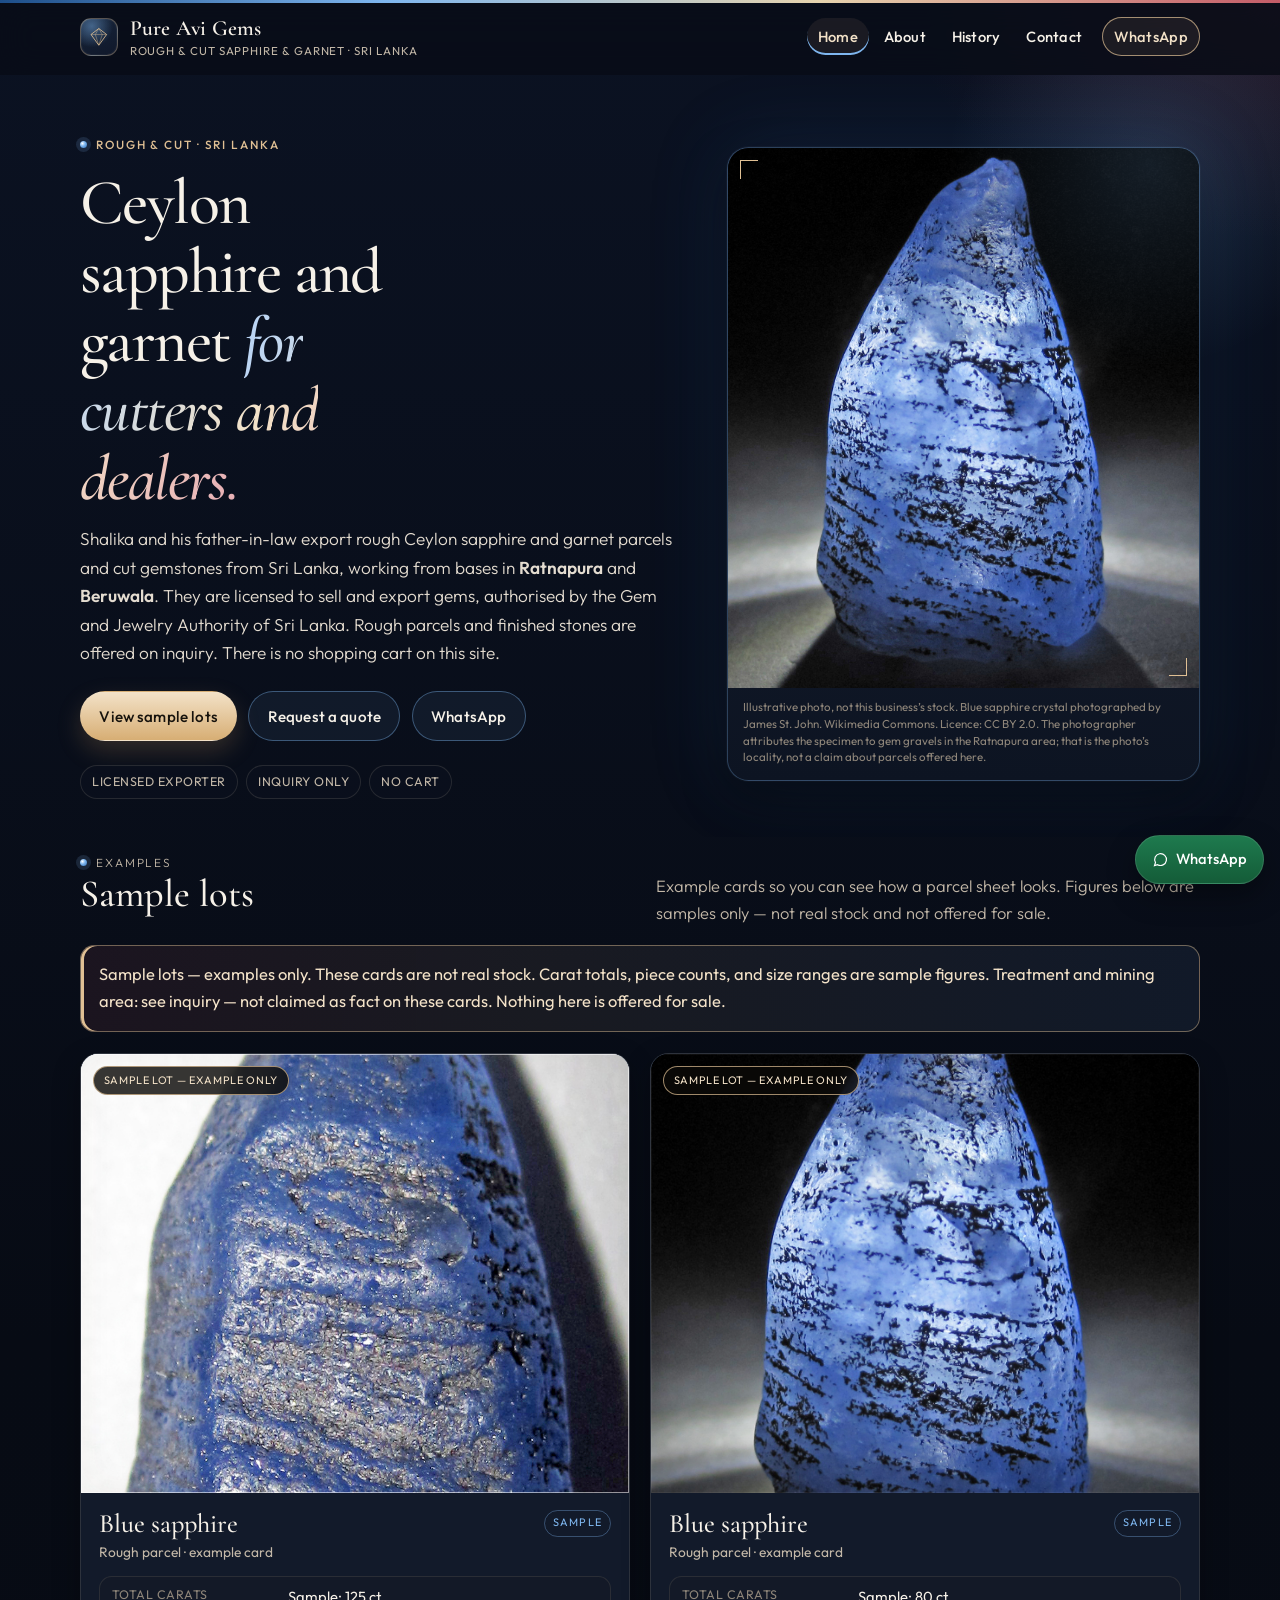
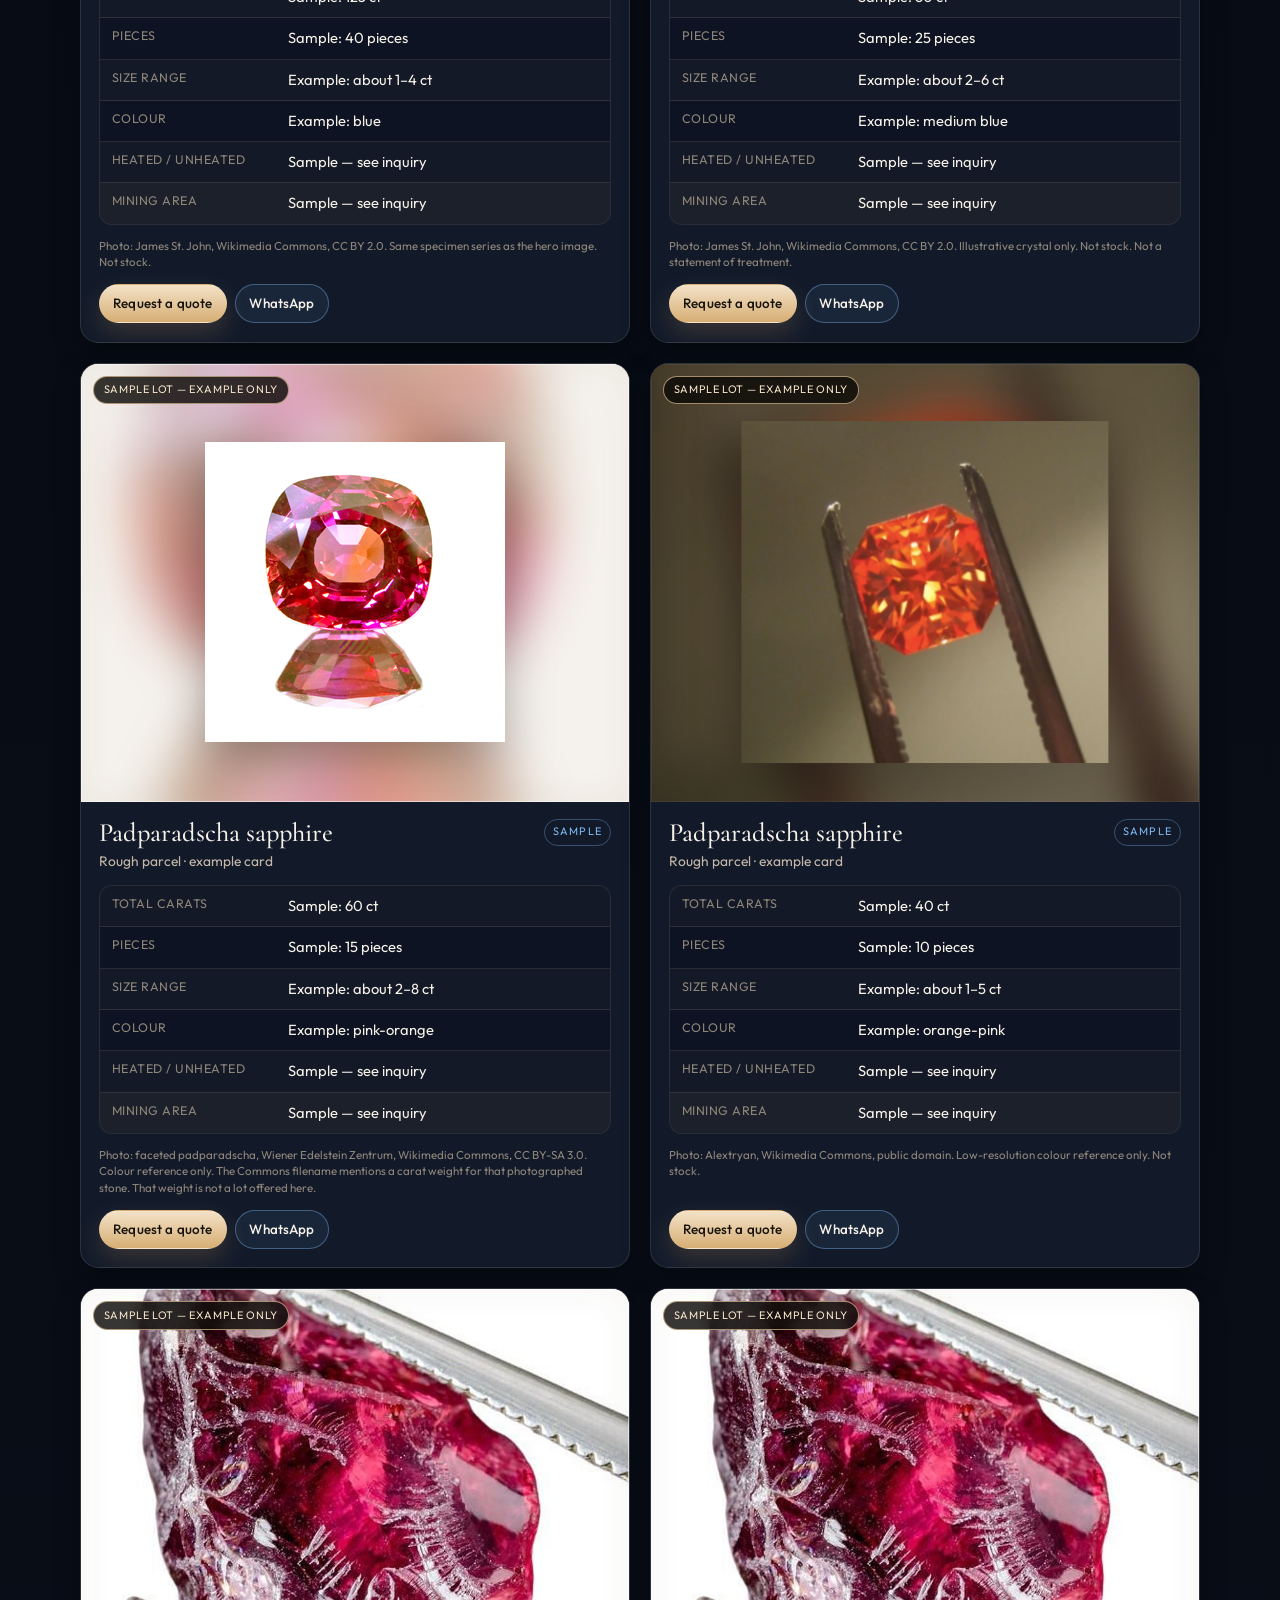
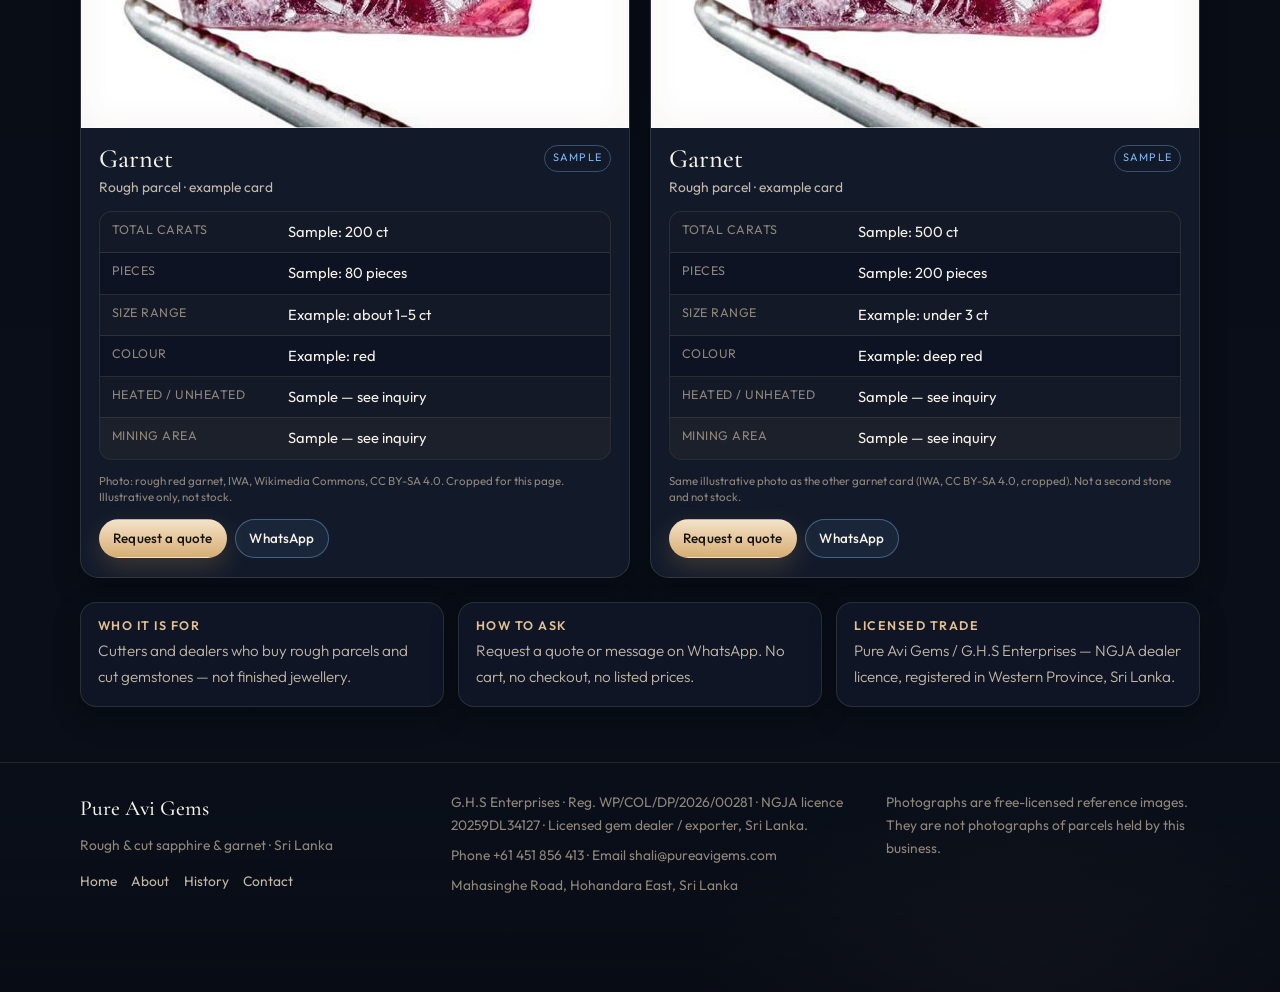
<file: index.html>
<!DOCTYPE html>
<html lang="en">
<head>
  <meta charset="utf-8">
  <meta name="viewport" content="width=device-width, initial-scale=1">
  <title>Pure Avi Gems — Rough and cut Ceylon sapphire and garnet</title>
  <meta name="description" content="Pure Avi Gems — rough and cut Ceylon sapphire and garnet from Sri Lanka, for cutters and dealers. Sample lots shown as examples only.">
  <meta name="theme-color" content="#070b14">
  <link rel="icon" href="favicon.svg" type="image/svg+xml">
  <link rel="stylesheet" href="css/styles.css">
</head>
<body>
  <a class="skip" href="#main">Skip to content</a>
  <header class="site-header">
    <div class="wrap header-bar">
      <a class="brand" href="index.html">
        <span class="mark" aria-hidden="true"><svg viewBox="0 0 36 36" fill="none"><path d="M18 4.2 31 14.2 18 32 5 14.2Z" stroke="currentColor" stroke-width="1.4"/><path d="M5 14.2h26M18 4.2 12.2 14.2 18 32 23.8 14.2Z" stroke="currentColor" stroke-width="0.9" opacity=".75"/></svg></span>
        <span class="brand-text">
          <span class="brand-name">Pure Avi Gems</span>
          <span class="brand-sub">Rough &amp; cut sapphire &amp; garnet · Sri Lanka</span>
        </span>
      </a>
      <button class="nav-toggle" type="button" aria-expanded="false" aria-controls="site-nav">Menu</button>
      <nav id="site-nav" class="site-nav" aria-label="Primary">
        <a href="index.html" aria-current="page">Home</a>
        <a href="about.html">About</a>
        <a href="history.html">History</a>
        <a href="contact.html">Contact</a>
        <a class="nav-wa" href="https://wa.me/61451856413" aria-label="WhatsApp Pure Avi Gems">WhatsApp</a>
      </nav>
    </div>
  </header>

  <main id="main">
    <div class="hero-band">
      <div class="wrap hero">
        <div>
          <p class="eyebrow"><span class="dot" aria-hidden="true"></span> Rough &amp; cut · Sri Lanka</p>
          <h1>Ceylon sapphire and garnet <em>for cutters and dealers.</em></h1>
          <p class="lede">Shalika and his father-in-law export rough Ceylon sapphire and garnet parcels and cut gemstones from Sri Lanka, working from bases in <strong>Ratnapura</strong> and <strong>Beruwala</strong>. They are licensed to sell and export gems, authorised by the Gem and Jewelry Authority of Sri Lanka. Rough parcels and finished stones are offered on inquiry. There is no shopping cart on this site.</p>
          <div class="actions">
            <a class="btn btn-gold" href="#sample-lots">View sample lots</a>
            <a class="btn btn-ghost" href="contact.html#quote">Request a quote</a>
                <a class="btn btn-ghost" href="https://wa.me/61451856413">WhatsApp</a>
          </div>
          <ul class="hero-facts">
            <li>Licensed exporter</li>
            <li>Inquiry only</li>
            <li>No cart</li>
          </ul>
        </div>
        <figure class="hero-frame">
          <div class="hero-photo">
            <img src="images/blue-sapphire.jpg" alt="Backlit rough blue sapphire crystal — Pure Avi Gems illustrative photo, not current stock.">
          </div>
          <figcaption class="photo-credit">Illustrative photo, not this business’s stock. Blue sapphire crystal photographed by James St. John. Wikimedia Commons. Licence: CC BY 2.0. The photographer attributes the specimen to gem gravels in the Ratnapura area; that is the photo’s locality, not a claim about parcels offered here.</figcaption>
        </figure>
      </div>
    </div>

    <section class="section" id="sample-lots">
      <div class="wrap">
        <div class="section-head">
          <div>
            <p class="eyebrow"><span class="dot" aria-hidden="true"></span> Examples</p>
            <h2>Sample lots</h2>
          </div>
          <p>Example cards so you can see how a parcel sheet looks. Figures below are samples only — not real stock and not offered for sale.</p>
        </div>
        <p class="notice">Sample lots — examples only. These cards are not real stock. Carat totals, piece counts, and size ranges are sample figures. Treatment and mining area: see inquiry — not claimed as fact on these cards. Nothing here is offered for sale.</p>

        <div class="lot-grid">
          <article class="lot tone-sapphire" id="lot-blue-1">
            <div class="stage stage-light">
              <span class="stage-blur" style="background-image:url('images/blue-sapphire-2.jpg')" aria-hidden="true"></span>
              <span class="badge">Sample lot — example only</span>
              <img src="images/blue-sapphire-2.jpg" alt="Rough blue sapphire crystal on a light background. Example photo, not a parcel for sale.">
            </div>
            <div class="lot-body">
              <div class="sheet-head">
                <div>
                  <h3>Blue sapphire</h3>
                  <p class="lot-kind">Rough parcel · example card</p>
                </div>
                <span class="sheet-tag">Sample</span>
              </div>
              <dl class="spec">
                <dt>Total carats</dt><dd>Sample: 125 ct</dd>
                <dt>Pieces</dt><dd>Sample: 40 pieces</dd>
                <dt>Size range</dt><dd>Example: about 1–4 ct</dd>
                <dt>Colour</dt><dd>Example: blue</dd>
                <dt class="key">Heated / unheated</dt><dd class="key">Sample — see inquiry</dd>
                <dt class="key">Mining area</dt><dd class="key">Sample — see inquiry</dd>
              </dl>
              <p class="photo-credit">Photo: James St. John, Wikimedia Commons, CC BY 2.0. Same specimen series as the hero image. Not stock.</p>
              <div class="lot-actions">
                <a class="btn btn-gold btn-small" href="contact.html#quote">Request a quote</a>
                        <a class="btn btn-ghost btn-small" href="https://wa.me/61451856413">WhatsApp</a>
              </div>
            </div>
          </article>

          <article class="lot tone-sapphire" id="lot-blue-2">
            <div class="stage">
              <span class="stage-blur" style="background-image:url('images/blue-sapphire.jpg')" aria-hidden="true"></span>
              <span class="badge">Sample lot — example only</span>
              <img src="images/blue-sapphire.jpg" alt="Backlit rough blue sapphire. Example photo, not a parcel for sale.">
            </div>
            <div class="lot-body">
              <div class="sheet-head">
                <div>
                  <h3>Blue sapphire</h3>
                  <p class="lot-kind">Rough parcel · example card</p>
                </div>
                <span class="sheet-tag">Sample</span>
              </div>
              <dl class="spec">
                <dt>Total carats</dt><dd>Sample: 80 ct</dd>
                <dt>Pieces</dt><dd>Sample: 25 pieces</dd>
                <dt>Size range</dt><dd>Example: about 2–6 ct</dd>
                <dt>Colour</dt><dd>Example: medium blue</dd>
                <dt class="key">Heated / unheated</dt><dd class="key">Sample — see inquiry</dd>
                <dt class="key">Mining area</dt><dd class="key">Sample — see inquiry</dd>
              </dl>
              <p class="photo-credit">Photo: James St. John, Wikimedia Commons, CC BY 2.0. Illustrative crystal only. Not stock. Not a statement of treatment.</p>
              <div class="lot-actions">
                <a class="btn btn-gold btn-small" href="contact.html#quote">Request a quote</a>
                        <a class="btn btn-ghost btn-small" href="https://wa.me/61451856413">WhatsApp</a>
              </div>
            </div>
          </article>

          <article class="lot tone-pad" id="lot-pad-1">
            <div class="stage stage-light is-small">
              <span class="stage-blur" style="background-image:url('images/padparadscha.jpg')" aria-hidden="true"></span>
              <span class="badge">Sample lot — example only</span>
              <img src="images/padparadscha.jpg" alt="Faceted pink-orange padparadscha sapphire on a white background. Colour reference only, not stock.">
            </div>
            <div class="lot-body">
              <div class="sheet-head">
                <div>
                  <h3>Padparadscha sapphire</h3>
                  <p class="lot-kind">Rough parcel · example card</p>
                </div>
                <span class="sheet-tag">Sample</span>
              </div>
              <dl class="spec">
                <dt>Total carats</dt><dd>Sample: 60 ct</dd>
                <dt>Pieces</dt><dd>Sample: 15 pieces</dd>
                <dt>Size range</dt><dd>Example: about 2–8 ct</dd>
                <dt>Colour</dt><dd>Example: pink-orange</dd>
                <dt class="key">Heated / unheated</dt><dd class="key">Sample — see inquiry</dd>
                <dt class="key">Mining area</dt><dd class="key">Sample — see inquiry</dd>
              </dl>
              <p class="photo-credit">Photo: faceted padparadscha, Wiener Edelstein Zentrum, Wikimedia Commons, CC BY-SA 3.0. Colour reference only. The Commons filename mentions a carat weight for that photographed stone. That weight is not a lot offered here.</p>
              <div class="lot-actions">
                <a class="btn btn-gold btn-small" href="contact.html#quote">Request a quote</a>
                        <a class="btn btn-ghost btn-small" href="https://wa.me/61451856413">WhatsApp</a>
              </div>
            </div>
          </article>

          <article class="lot tone-pad" id="lot-pad-2">
            <div class="stage is-small">
              <span class="stage-blur" style="background-image:url('images/padparadscha-2.jpg')" aria-hidden="true"></span>
              <span class="badge">Sample lot — example only</span>
              <img src="images/padparadscha-2.jpg" alt="Small faceted orange-pink stone described by the photographer as padparadscha. Example only, not stock.">
            </div>
            <div class="lot-body">
              <div class="sheet-head">
                <div>
                  <h3>Padparadscha sapphire</h3>
                  <p class="lot-kind">Rough parcel · example card</p>
                </div>
                <span class="sheet-tag">Sample</span>
              </div>
              <dl class="spec">
                <dt>Total carats</dt><dd>Sample: 40 ct</dd>
                <dt>Pieces</dt><dd>Sample: 10 pieces</dd>
                <dt>Size range</dt><dd>Example: about 1–5 ct</dd>
                <dt>Colour</dt><dd>Example: orange-pink</dd>
                <dt class="key">Heated / unheated</dt><dd class="key">Sample — see inquiry</dd>
                <dt class="key">Mining area</dt><dd class="key">Sample — see inquiry</dd>
              </dl>
              <p class="photo-credit">Photo: Alextryan, Wikimedia Commons, public domain. Low-resolution colour reference only. Not stock.</p>
              <div class="lot-actions">
                <a class="btn btn-gold btn-small" href="contact.html#quote">Request a quote</a>
                        <a class="btn btn-ghost btn-small" href="https://wa.me/61451856413">WhatsApp</a>
              </div>
            </div>
          </article>

          <article class="lot tone-garnet" id="lot-garnet-1">
            <div class="stage stage-light">
              <span class="stage-blur" style="background-image:url('images/garnet.jpg')" aria-hidden="true"></span>
              <span class="badge">Sample lot — example only</span>
              <img src="images/garnet.jpg" alt="Rough red garnet held in tweezers. Example photo, not a parcel for sale.">
            </div>
            <div class="lot-body">
              <div class="sheet-head">
                <div>
                  <h3>Garnet</h3>
                  <p class="lot-kind">Rough parcel · example card</p>
                </div>
                <span class="sheet-tag">Sample</span>
              </div>
              <dl class="spec">
                <dt>Total carats</dt><dd>Sample: 200 ct</dd>
                <dt>Pieces</dt><dd>Sample: 80 pieces</dd>
                <dt>Size range</dt><dd>Example: about 1–5 ct</dd>
                <dt>Colour</dt><dd>Example: red</dd>
                <dt class="key">Heated / unheated</dt><dd class="key">Sample — see inquiry</dd>
                <dt class="key">Mining area</dt><dd class="key">Sample — see inquiry</dd>
              </dl>
              <p class="photo-credit">Photo: rough red garnet, IWA, Wikimedia Commons, CC BY-SA 4.0. Cropped for this page. Illustrative only, not stock.</p>
              <div class="lot-actions">
                <a class="btn btn-gold btn-small" href="contact.html#quote">Request a quote</a>
                        <a class="btn btn-ghost btn-small" href="https://wa.me/61451856413">WhatsApp</a>
              </div>
            </div>
          </article>

          <article class="lot tone-garnet" id="lot-garnet-2">
            <div class="stage stage-light">
              <span class="stage-blur" style="background-image:url('images/garnet.jpg')" aria-hidden="true"></span>
              <span class="badge">Sample lot — example only</span>
              <img src="images/garnet.jpg" alt="The same rough red garnet photo, reused on a second example card. Not a second parcel.">
            </div>
            <div class="lot-body">
              <div class="sheet-head">
                <div>
                  <h3>Garnet</h3>
                  <p class="lot-kind">Rough parcel · example card</p>
                </div>
                <span class="sheet-tag">Sample</span>
              </div>
              <dl class="spec">
                <dt>Total carats</dt><dd>Sample: 500 ct</dd>
                <dt>Pieces</dt><dd>Sample: 200 pieces</dd>
                <dt>Size range</dt><dd>Example: under 3 ct</dd>
                <dt>Colour</dt><dd>Example: deep red</dd>
                <dt class="key">Heated / unheated</dt><dd class="key">Sample — see inquiry</dd>
                <dt class="key">Mining area</dt><dd class="key">Sample — see inquiry</dd>
              </dl>
              <p class="photo-credit">Same illustrative photo as the other garnet card (IWA, CC BY-SA 4.0, cropped). Not a second stone and not stock.</p>
              <div class="lot-actions">
                <a class="btn btn-gold btn-small" href="contact.html#quote">Request a quote</a>
                        <a class="btn btn-ghost btn-small" href="https://wa.me/61451856413">WhatsApp</a>
              </div>
            </div>
          </article>
        </div>

        <div class="points">
          <div class="point">
            <h3>Who it is for</h3>
            <p>Cutters and dealers who buy rough parcels and cut gemstones — not finished jewellery.</p>
          </div>
          <div class="point">
            <h3>How to ask</h3>
            <p>Request a quote or message on WhatsApp. No cart, no checkout, no listed prices.</p>
          </div>
          <div class="point">
            <h3>Licensed trade</h3>
            <p>Pure Avi Gems / G.H.S Enterprises — NGJA dealer licence, registered in Western Province, Sri Lanka.</p>
          </div>
        </div>
      </div>
    </section>
  </main>

  <footer class="site-footer">
    <div class="wrap footer-grid">
      <div>
        <p class="footer-brand">Pure Avi Gems</p>
        <p>Rough &amp; cut sapphire &amp; garnet · Sri Lanka</p>
        <nav class="footer-nav" aria-label="Footer">
          <a href="index.html">Home</a>
          <a href="about.html">About</a>
          <a href="history.html">History</a>
          <a href="contact.html">Contact</a>
        </nav>
      </div>
      <div>
        <p>G.H.S Enterprises · Reg. WP/COL/DP/2026/00281 · NGJA licence 20259DL34127 · Licensed gem dealer / exporter, Sri Lanka.</p>
        <p>Phone +61 451 856 413 · Email shali@pureavigems.com</p>
        <p>Mahasinghe Road, Hohandara East, Sri Lanka</p>
      </div>
      <div>
        <p>Photographs are free-licensed reference images. They are not photographs of parcels held by this business.</p>
      </div>
    </div>
  </footer>

  <a class="wa-float" href="https://wa.me/61451856413" aria-label="WhatsApp Pure Avi Gems"><svg viewBox="0 0 24 24" aria-hidden="true" fill="none" stroke="currentColor" stroke-width="1.7"><path d="M5 16.5 3.6 20.8l4.4-1.3A8.4 8.4 0 1 0 5 16.5Z"/></svg>WhatsApp</a>
  <script src="js/main.js"></script>
</body>
</html>
</file>
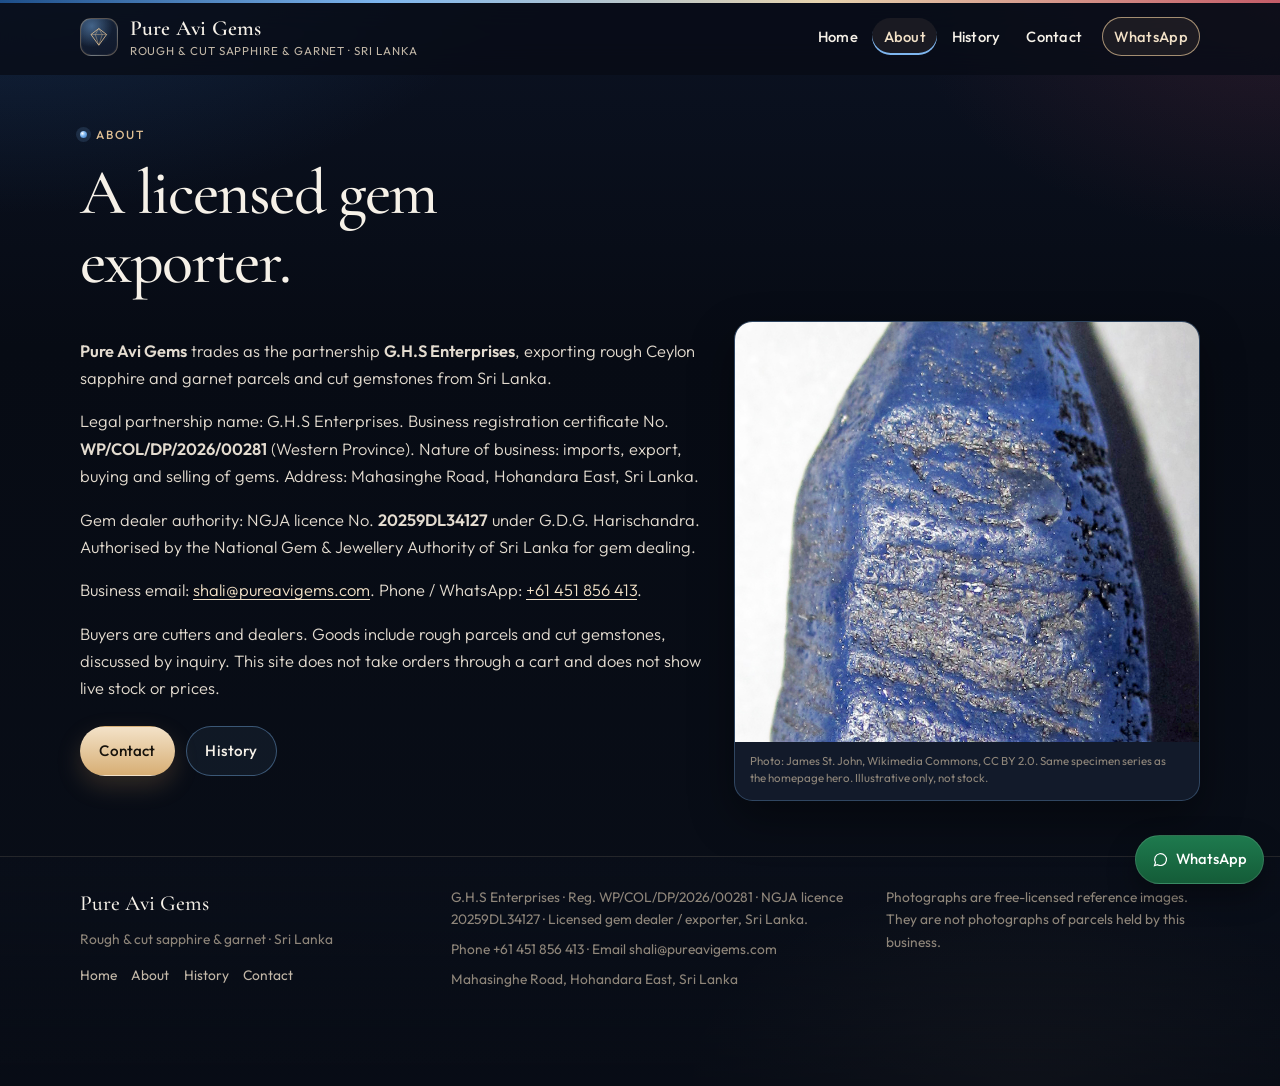
<file: about.html>
<!DOCTYPE html>
<html lang="en">
<head>
  <meta charset="utf-8">
  <meta name="viewport" content="width=device-width, initial-scale=1">
  <title>About — Pure Avi Gems</title>
  <meta name="description" content="Pure Avi Gems / G.H.S Enterprises — licensed exporter of rough and cut Ceylon sapphire and garnet from Hohandara East, Sri Lanka.">
  <meta name="theme-color" content="#070b14">
  <link rel="icon" href="favicon.svg" type="image/svg+xml">
  <link rel="stylesheet" href="css/styles.css">
</head>
<body>
  <a class="skip" href="#main">Skip to content</a>
  <header class="site-header">
    <div class="wrap header-bar">
      <a class="brand" href="index.html">
        <span class="mark" aria-hidden="true"><svg viewBox="0 0 36 36" fill="none"><path d="M18 4.2 31 14.2 18 32 5 14.2Z" stroke="currentColor" stroke-width="1.4"/><path d="M5 14.2h26M18 4.2 12.2 14.2 18 32 23.8 14.2Z" stroke="currentColor" stroke-width="0.9" opacity=".75"/></svg></span>
        <span class="brand-text">
          <span class="brand-name">Pure Avi Gems</span>
          <span class="brand-sub">Rough &amp; cut sapphire &amp; garnet · Sri Lanka</span>
        </span>
      </a>
      <button class="nav-toggle" type="button" aria-expanded="false" aria-controls="site-nav">Menu</button>
      <nav id="site-nav" class="site-nav" aria-label="Primary">
        <a href="index.html">Home</a>
        <a href="about.html" aria-current="page">About</a>
        <a href="history.html">History</a>
        <a href="contact.html">Contact</a>
        <a class="nav-wa" href="https://wa.me/61451856413" aria-label="WhatsApp Pure Avi Gems">WhatsApp</a>
      </nav>
    </div>
  </header>

  <main id="main">
    <div class="wrap page-intro">
      <p class="eyebrow"><span class="dot" aria-hidden="true"></span> About</p>
      <h1>A licensed gem exporter.</h1>
    </div>
    <section class="section">
      <div class="wrap split">
        <div class="prose">
          <p><strong>Pure Avi Gems</strong> trades as the partnership <strong>G.H.S Enterprises</strong>, exporting rough Ceylon sapphire and garnet parcels and cut gemstones from Sri Lanka.</p>
          <p>Legal partnership name: G.H.S Enterprises. Business registration certificate No. <strong>WP/COL/DP/2026/00281</strong> (Western Province). Nature of business: imports, export, buying and selling of gems. Address: Mahasinghe Road, Hohandara East, Sri Lanka.</p>
          <p>Gem dealer authority: NGJA licence No. <strong>20259DL34127</strong> under G.D.G. Harischandra. Authorised by the National Gem &amp; Jewellery Authority of Sri Lanka for gem dealing.</p>
          <p>Business email: <a href="mailto:shali@pureavigems.com">shali@pureavigems.com</a>. Phone / WhatsApp: <a href="https://wa.me/61451856413">+61 451 856 413</a>.</p>
          <p>Buyers are cutters and dealers. Goods include rough parcels and cut gemstones, discussed by inquiry. This site does not take orders through a cart and does not show live stock or prices.</p>
          <div class="actions">
            <a class="btn btn-gold" href="contact.html">Contact</a>
            <a class="btn btn-ghost" href="history.html">History</a>
          </div>
        </div>
        <figure class="side-plate">
          <img src="images/blue-sapphire-2.jpg" alt="Rough blue sapphire crystal on a light background. Illustrative photo for Pure Avi Gems, not stock.">
          <figcaption class="photo-credit">Photo: James St. John, Wikimedia Commons, CC BY 2.0. Same specimen series as the homepage hero. Illustrative only, not stock.</figcaption>
        </figure>
      </div>
    </section>
  </main>

  <footer class="site-footer">
    <div class="wrap footer-grid">
      <div>
        <p class="footer-brand">Pure Avi Gems</p>
        <p>Rough &amp; cut sapphire &amp; garnet · Sri Lanka</p>
        <nav class="footer-nav" aria-label="Footer">
          <a href="index.html">Home</a>
          <a href="about.html">About</a>
          <a href="history.html">History</a>
          <a href="contact.html">Contact</a>
        </nav>
      </div>
      <div>
        <p>G.H.S Enterprises · Reg. WP/COL/DP/2026/00281 · NGJA licence 20259DL34127 · Licensed gem dealer / exporter, Sri Lanka.</p>
        <p>Phone +61 451 856 413 · Email shali@pureavigems.com</p>
        <p>Mahasinghe Road, Hohandara East, Sri Lanka</p>
      </div>
      <div>
        <p>Photographs are free-licensed reference images. They are not photographs of parcels held by this business.</p>
      </div>
    </div>
  </footer>

  <a class="wa-float" href="https://wa.me/61451856413" aria-label="WhatsApp Pure Avi Gems"><svg viewBox="0 0 24 24" aria-hidden="true" fill="none" stroke="currentColor" stroke-width="1.7"><path d="M5 16.5 3.6 20.8l4.4-1.3A8.4 8.4 0 1 0 5 16.5Z"/></svg>WhatsApp</a>
  <script src="js/main.js"></script>
</body>
</html>
</file>
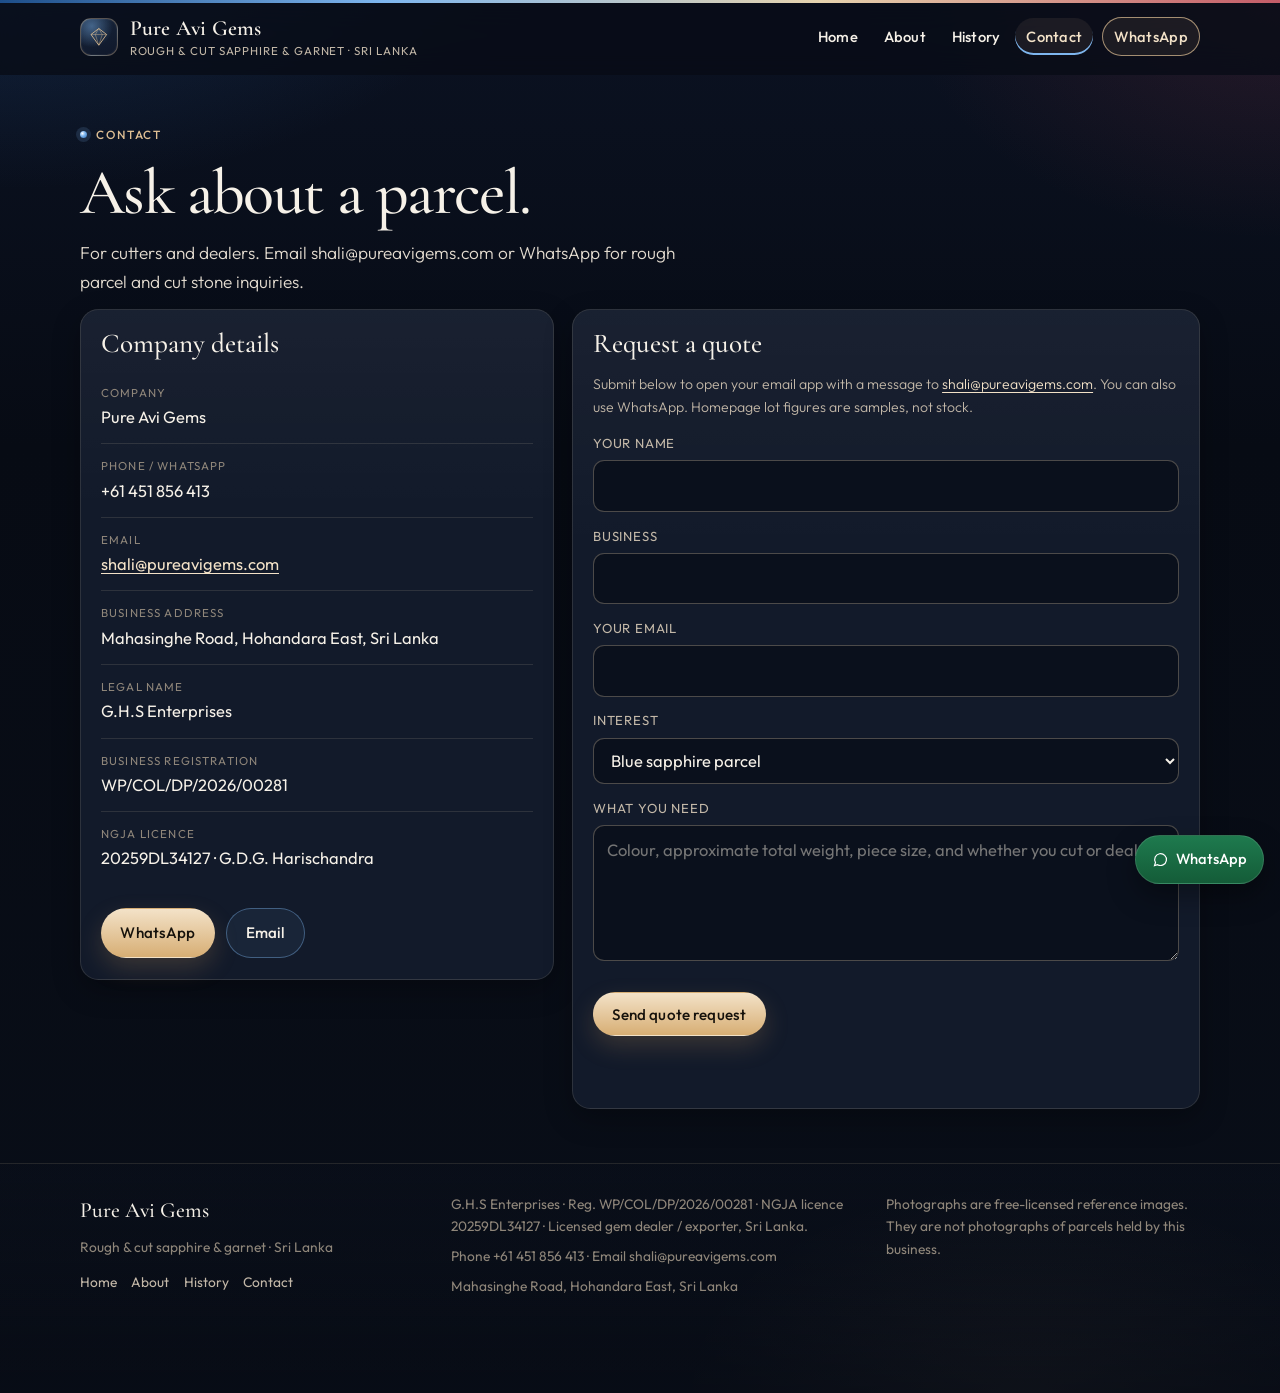
<file: contact.html>
<!DOCTYPE html>
<html lang="en">
<head>
  <meta charset="utf-8">
  <meta name="viewport" content="width=device-width, initial-scale=1">
  <title>Contact — Pure Avi Gems</title>
  <meta name="description" content="Contact Pure Avi Gems for rough and cut Ceylon sapphire and garnet inquiries. Email shali@pureavigems.com or WhatsApp +61 451 856 413.">
  <meta name="theme-color" content="#070b14">
  <link rel="icon" href="favicon.svg" type="image/svg+xml">
  <link rel="stylesheet" href="css/styles.css">
</head>
<body>
  <a class="skip" href="#main">Skip to content</a>
  <header class="site-header">
    <div class="wrap header-bar">
      <a class="brand" href="index.html">
        <span class="mark" aria-hidden="true"><svg viewBox="0 0 36 36" fill="none"><path d="M18 4.2 31 14.2 18 32 5 14.2Z" stroke="currentColor" stroke-width="1.4"/><path d="M5 14.2h26M18 4.2 12.2 14.2 18 32 23.8 14.2Z" stroke="currentColor" stroke-width="0.9" opacity=".75"/></svg></span>
        <span class="brand-text">
          <span class="brand-name">Pure Avi Gems</span>
          <span class="brand-sub">Rough &amp; cut sapphire &amp; garnet · Sri Lanka</span>
        </span>
      </a>
      <button class="nav-toggle" type="button" aria-expanded="false" aria-controls="site-nav">Menu</button>
      <nav id="site-nav" class="site-nav" aria-label="Primary">
        <a href="index.html">Home</a>
        <a href="about.html">About</a>
        <a href="history.html">History</a>
        <a href="contact.html" aria-current="page">Contact</a>
        <a class="nav-wa" href="https://wa.me/61451856413" aria-label="WhatsApp Pure Avi Gems">WhatsApp</a>
      </nav>
    </div>
  </header>

  <main id="main">
    <div class="wrap page-intro">
      <p class="eyebrow"><span class="dot" aria-hidden="true"></span> Contact</p>
      <h1>Ask about a parcel.</h1>
      <p class="lede">For cutters and dealers. Email shali@pureavigems.com or WhatsApp for rough parcel and cut stone inquiries.</p>
    </div>

    <section class="section">
      <div class="wrap contact-grid">
        <div class="panel">
          <h2>Company details</h2>
          <ul class="contact-list">
            <li><span>Company</span>Pure Avi Gems</li>
            <li><span>Phone / WhatsApp</span>+61 451 856 413</li>
            <li><span>Email</span><a href="mailto:shali@pureavigems.com">shali@pureavigems.com</a></li>
            <li><span>Business address</span>Mahasinghe Road, Hohandara East, Sri Lanka</li>
            <li><span>Legal name</span>G.H.S Enterprises</li>
            <li><span>Business registration</span>WP/COL/DP/2026/00281</li>
            <li><span>NGJA licence</span>20259DL34127 · G.D.G. Harischandra</li>
          </ul>
          <div class="actions">
            <a class="btn btn-gold" href="https://wa.me/61451856413">WhatsApp</a>
            <a class="btn btn-ghost" href="mailto:shali@pureavigems.com">Email</a>
          </div>
        </div>

        <div class="panel" id="quote">
          <h2>Request a quote</h2>
          <p class="form-note">Submit below to open your email app with a message to <a href="mailto:shali@pureavigems.com">shali@pureavigems.com</a>. You can also use WhatsApp. Homepage lot figures are samples, not stock.</p>
          <form id="quote-form" action="mailto:shali@pureavigems.com" method="post" enctype="text/plain">
            <label for="name">Your name</label>
            <input id="name" name="name" type="text" autocomplete="name">

            <label for="business">Business</label>
            <input id="business" name="business" type="text" autocomplete="organization">

            <label for="buyer-email">Your email</label>
            <input id="buyer-email" name="email" type="email" autocomplete="email" required>

            <label for="interest">Interest</label>
            <select id="interest" name="interest">
              <option value="Blue sapphire parcel">Blue sapphire parcel</option>
              <option value="Padparadscha parcel">Padparadscha parcel</option>
              <option value="Garnet parcel">Garnet parcel</option>
              <option value="Mixed / not sure yet">Mixed / not sure yet</option>
            </select>

            <label for="message">What you need</label>
            <textarea id="message" name="message" placeholder="Colour, approximate total weight, piece size, and whether you cut or deal."></textarea>

            <div class="actions">
              <button class="btn btn-gold" type="submit">Send quote request</button>
            </div>
            <p class="form-status" id="form-status" role="status"></p>
          </form>
        </div>
      </div>
    </section>
  </main>

  <footer class="site-footer">
    <div class="wrap footer-grid">
      <div>
        <p class="footer-brand">Pure Avi Gems</p>
        <p>Rough &amp; cut sapphire &amp; garnet · Sri Lanka</p>
        <nav class="footer-nav" aria-label="Footer">
          <a href="index.html">Home</a>
          <a href="about.html">About</a>
          <a href="history.html">History</a>
          <a href="contact.html">Contact</a>
        </nav>
      </div>
      <div>
        <p>G.H.S Enterprises · Reg. WP/COL/DP/2026/00281 · NGJA licence 20259DL34127 · Licensed gem dealer / exporter, Sri Lanka.</p>
        <p>Phone +61 451 856 413 · Email shali@pureavigems.com</p>
        <p>Mahasinghe Road, Hohandara East, Sri Lanka</p>
      </div>
      <div>
        <p>Photographs are free-licensed reference images. They are not photographs of parcels held by this business.</p>
      </div>
    </div>
  </footer>

  <a class="wa-float" href="https://wa.me/61451856413" aria-label="WhatsApp Pure Avi Gems"><svg viewBox="0 0 24 24" aria-hidden="true" fill="none" stroke="currentColor" stroke-width="1.7"><path d="M5 16.5 3.6 20.8l4.4-1.3A8.4 8.4 0 1 0 5 16.5Z"/></svg>WhatsApp</a>
  <script src="js/main.js"></script>
</body>
</html>
</file>
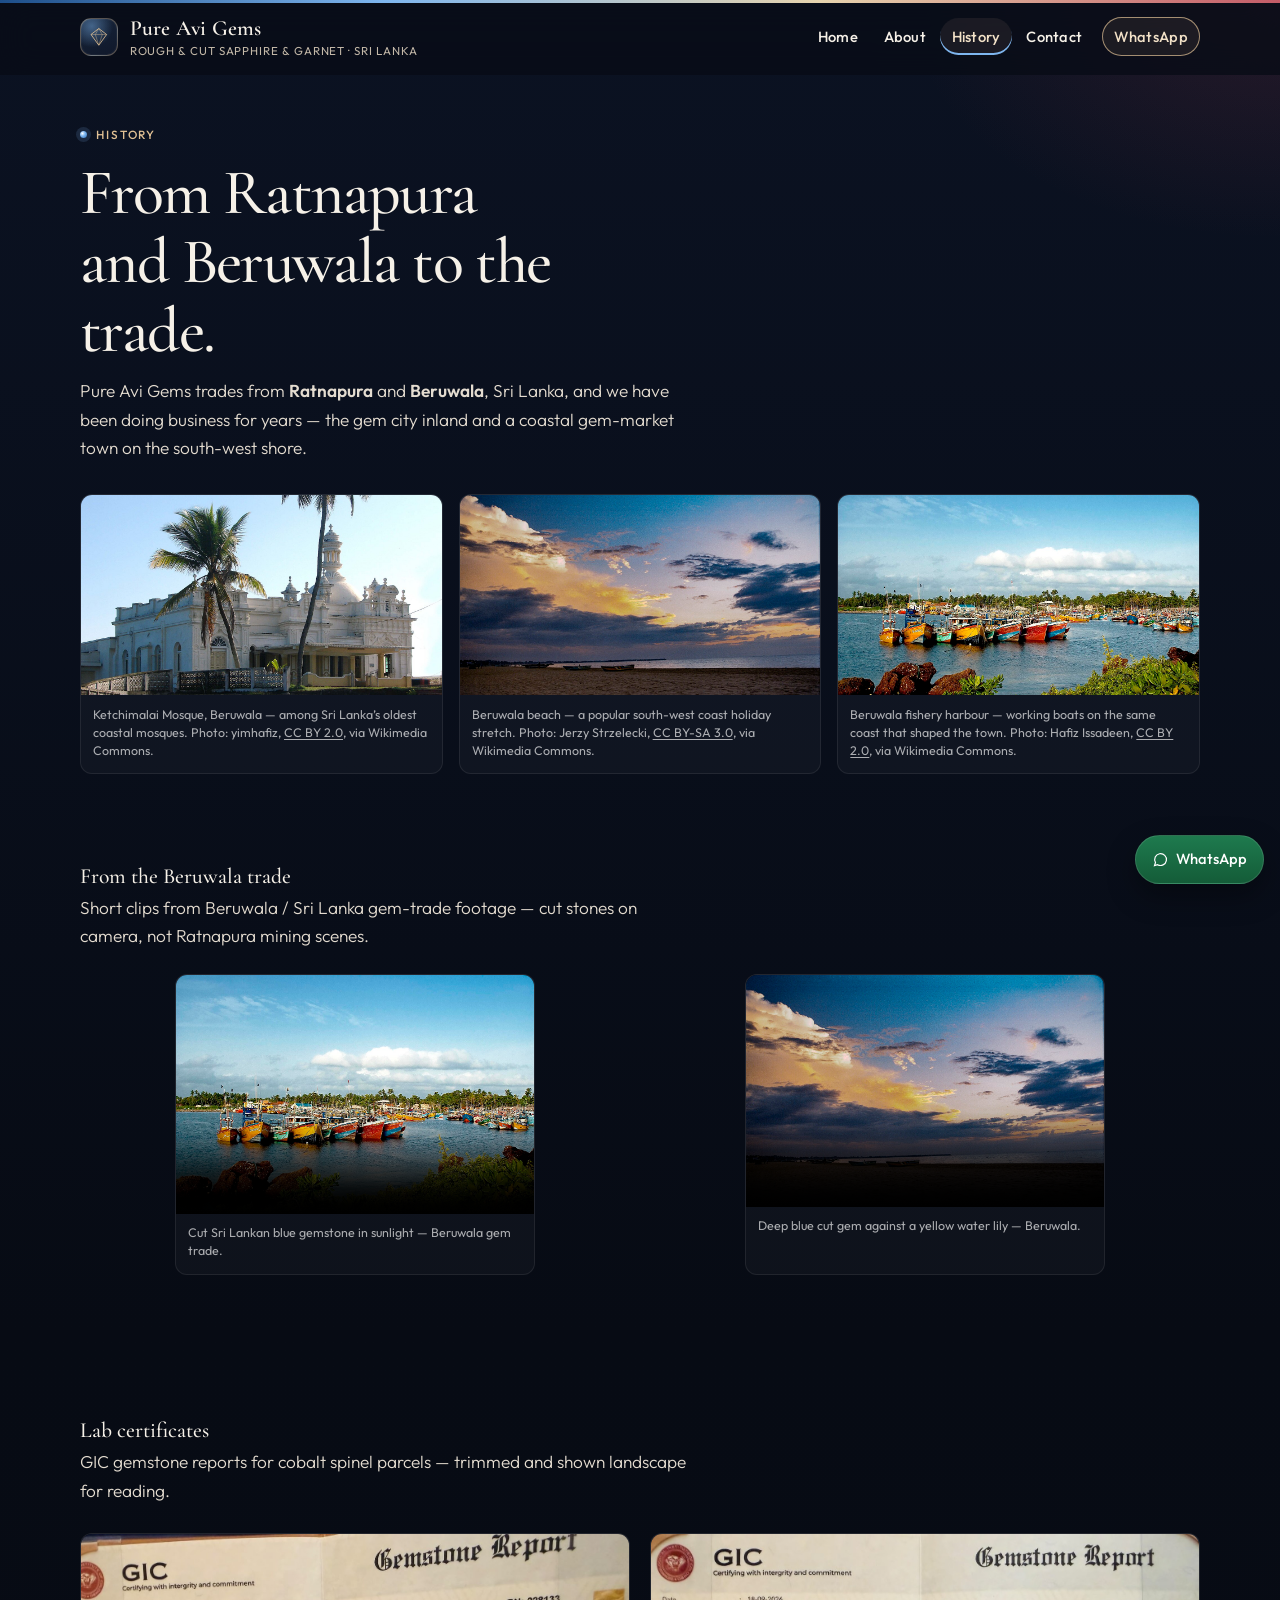
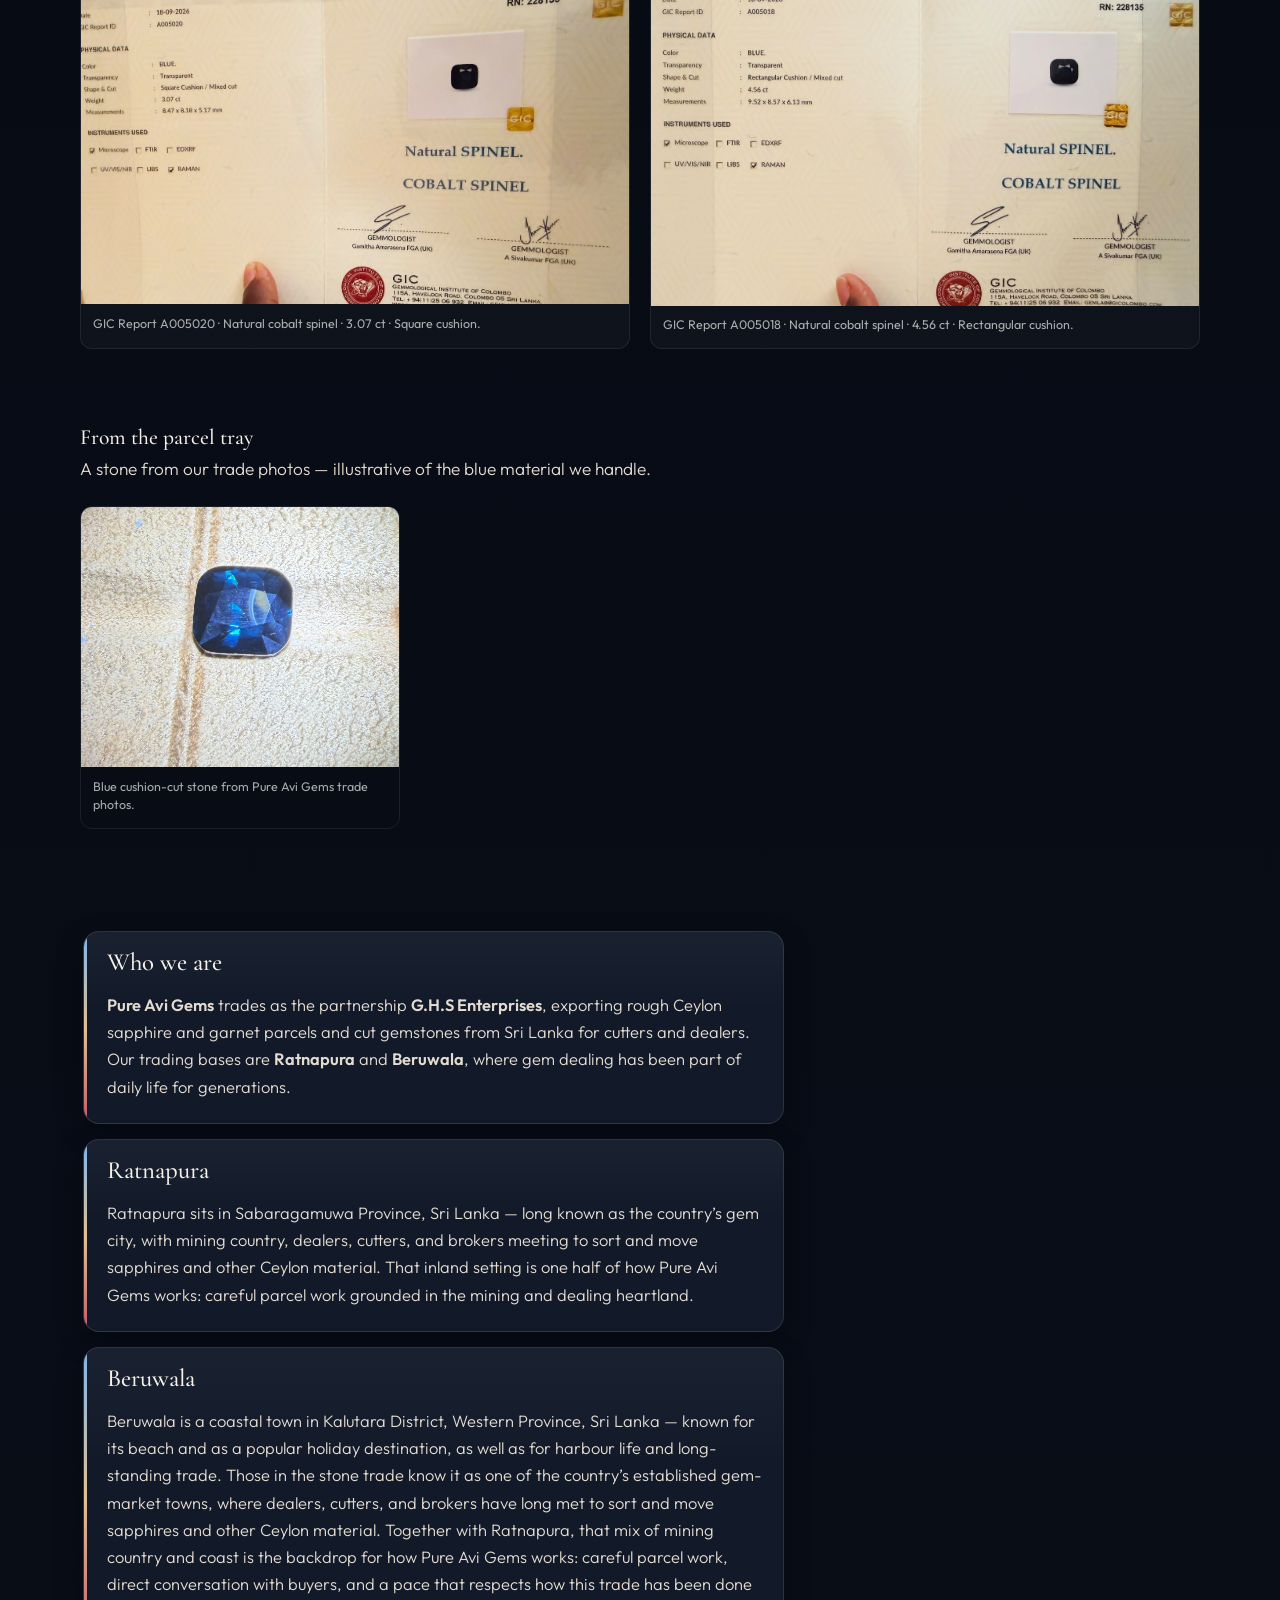
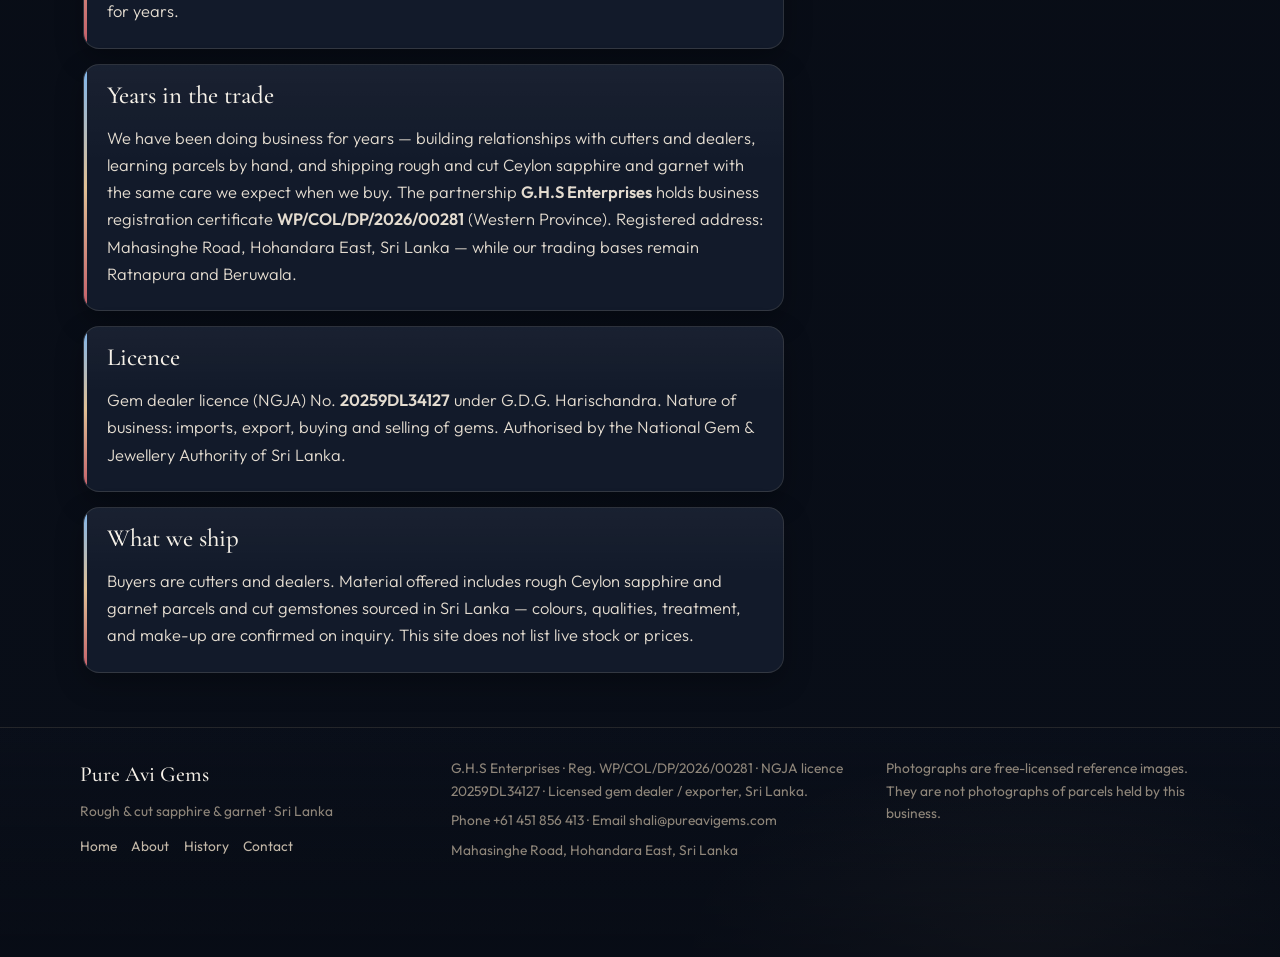
<file: history.html>
<!DOCTYPE html>
<html lang="en">
<head>
  <meta charset="utf-8">
  <meta name="viewport" content="width=device-width, initial-scale=1">
  <title>History — Pure Avi Gems</title>
  <meta name="description" content="Pure Avi Gems trading bases in Ratnapura and Beruwala, Sri Lanka. Years in the Ceylon sapphire and garnet trade — rough and cut.">
  <meta name="theme-color" content="#070b14">
  <link rel="icon" href="favicon.svg" type="image/svg+xml">
  <link rel="stylesheet" href="css/styles.css">
</head>
<body>
  <a class="skip" href="#main">Skip to content</a>
  <header class="site-header">
    <div class="wrap header-bar">
      <a class="brand" href="index.html">
        <span class="mark" aria-hidden="true"><svg viewBox="0 0 36 36" fill="none"><path d="M18 4.2 31 14.2 18 32 5 14.2Z" stroke="currentColor" stroke-width="1.4"/><path d="M5 14.2h26M18 4.2 12.2 14.2 18 32 23.8 14.2Z" stroke="currentColor" stroke-width="0.9" opacity=".75"/></svg></span>
        <span class="brand-text">
          <span class="brand-name">Pure Avi Gems</span>
          <span class="brand-sub">Rough &amp; cut sapphire &amp; garnet · Sri Lanka</span>
        </span>
      </a>
      <button class="nav-toggle" type="button" aria-expanded="false" aria-controls="site-nav">Menu</button>
      <nav id="site-nav" class="site-nav" aria-label="Primary">
        <a href="index.html">Home</a>
        <a href="about.html">About</a>
        <a href="history.html" aria-current="page">History</a>
        <a href="contact.html">Contact</a>
        <a class="nav-wa" href="https://wa.me/61451856413" aria-label="WhatsApp Pure Avi Gems">WhatsApp</a>
      </nav>
    </div>
  </header>

  <main id="main">
    <div class="wrap">
    <div class="page-intro">
      <p class="eyebrow"><span class="dot" aria-hidden="true"></span> History</p>
      <h1>From Ratnapura and Beruwala to the trade.</h1>
      <p class="lede">Pure Avi Gems trades from <strong>Ratnapura</strong> and <strong>Beruwala</strong>, Sri Lanka, and we have been doing business for years — the gem city inland and a coastal gem-market town on the south-west shore.</p>
    </div>

    <div class="history-gallery" aria-label="Beruwala">
      <figure>
        <img src="images/beruwala-ketchimalai.jpg" alt="Ketchimalai Mosque on the coast at Beruwala, one of Sri Lanka’s oldest mosques." width="1280" height="888" loading="lazy">
        <figcaption>Ketchimalai Mosque, Beruwala — among Sri Lanka’s oldest coastal mosques. Photo: yimhafiz, <a href="https://creativecommons.org/licenses/by/2.0/">CC BY 2.0</a>, via Wikimedia Commons.</figcaption>
      </figure>
      <figure>
        <img src="images/beruwala-beach.jpg" alt="Sandy beach and palm trees along the shore at Beruwala, Sri Lanka." width="1280" height="853" loading="lazy">
        <figcaption>Beruwala beach — a popular south-west coast holiday stretch. Photo: Jerzy Strzelecki, <a href="https://creativecommons.org/licenses/by-sa/3.0/">CC BY-SA 3.0</a>, via Wikimedia Commons.</figcaption>
      </figure>
      <figure>
        <img src="images/beruwala-harbour.jpg" alt="Fishing boats in Beruwala fishery harbour, Sri Lanka." width="1280" height="853" loading="lazy">
        <figcaption>Beruwala fishery harbour — working boats on the same coast that shaped the town. Photo: Hafiz Issadeen, <a href="https://creativecommons.org/licenses/by/2.0/">CC BY 2.0</a>, via Wikimedia Commons.</figcaption>
      </figure>
    </div>

    <section class="section" aria-labelledby="clips-heading">
      <div class="page-intro" style="margin-bottom:0.5rem">
        <h2 id="clips-heading" style="font-size:1.35rem;margin:0 0 0.35rem">From the Beruwala trade</h2>
        <p class="lede" style="margin:0">Short clips from Beruwala / Sri Lanka gem-trade footage — cut stones on camera, not Ratnapura mining scenes.</p>
      </div>
      <div class="history-videos">
        <figure>
          <video controls playsinline preload="metadata" width="576" height="1024" poster="images/beruwala-harbour.jpg">
            <source src="videos/beruwala-blue-gem-white-lily.mp4" type="video/mp4">
            Your browser does not support the video tag.
          </video>
          <figcaption>Cut Sri Lankan blue gemstone in sunlight — Beruwala gem trade.</figcaption>
        </figure>
        <figure>
          <video controls playsinline preload="metadata" width="576" height="1024" poster="images/beruwala-beach.jpg">
            <source src="videos/beruwala-blue-gem-yellow-lily.mp4" type="video/mp4">
            Your browser does not support the video tag.
          </video>
          <figcaption>Deep blue cut gem against a yellow water lily — Beruwala.</figcaption>
        </figure>
      </div>
    </section>

    <section class="section" aria-labelledby="certs-heading">
      <div class="page-intro" style="margin-bottom:0.5rem">
        <h2 id="certs-heading" style="font-size:1.35rem;margin:0 0 0.35rem">Lab certificates</h2>
        <p class="lede" style="margin:0">GIC gemstone reports for cobalt spinel parcels — trimmed and shown landscape for reading.</p>
      </div>
      <div class="history-certs">
        <figure>
          <img src="images/gic-cert-a005020.jpg" alt="GIC gemstone report A005020 for natural cobalt spinel, 3.07 ct square cushion." width="1426" height="1062" loading="lazy">
          <figcaption>GIC Report A005020 · Natural cobalt spinel · 3.07 ct · Square cushion.</figcaption>
        </figure>
        <figure>
          <img src="images/gic-cert-a005018.jpg" alt="GIC gemstone report A005018 for natural cobalt spinel, 4.56 ct rectangular cushion." width="1394" height="1044" loading="lazy">
          <figcaption>GIC Report A005018 · Natural cobalt spinel · 4.56 ct · Rectangular cushion.</figcaption>
        </figure>
      </div>
      <div class="page-intro" style="margin:1.5rem 0 0.5rem">
        <h2 style="font-size:1.35rem;margin:0 0 0.35rem">From the parcel tray</h2>
        <p class="lede" style="margin:0">A stone from our trade photos — illustrative of the blue material we handle.</p>
      </div>
      <div class="history-gems">
        <figure>
          <img src="images/gem-cobalt-spinel.jpg" alt="Deep blue cushion-cut gemstone on a textured surface." width="1257" height="1118" loading="lazy">
          <figcaption>Blue cushion-cut stone from Pure Avi Gems trade photos.</figcaption>
        </figure>
      </div>
    </section>

    <section class="section">
      <div class="prose">
        <div class="timeline">
          <article class="history-block">
            <h2>Who we are</h2>
            <p><strong>Pure Avi Gems</strong> trades as the partnership <strong>G.H.S Enterprises</strong>, exporting rough Ceylon sapphire and garnet parcels and cut gemstones from Sri Lanka for cutters and dealers. Our trading bases are <strong>Ratnapura</strong> and <strong>Beruwala</strong>, where gem dealing has been part of daily life for generations.</p>
          </article>

          <article class="history-block">
            <h2>Ratnapura</h2>
            <p>Ratnapura sits in Sabaragamuwa Province, Sri Lanka — long known as the country’s gem city, with mining country, dealers, cutters, and brokers meeting to sort and move sapphires and other Ceylon material. That inland setting is one half of how Pure Avi Gems works: careful parcel work grounded in the mining and dealing heartland.</p>
          </article>

          <article class="history-block">
            <h2>Beruwala</h2>
            <p>Beruwala is a coastal town in Kalutara District, Western Province, Sri Lanka — known for its beach and as a popular holiday destination, as well as for harbour life and long-standing trade. Those in the stone trade know it as one of the country’s established gem-market towns, where dealers, cutters, and brokers have long met to sort and move sapphires and other Ceylon material. Together with Ratnapura, that mix of mining country and coast is the backdrop for how Pure Avi Gems works: careful parcel work, direct conversation with buyers, and a pace that respects how this trade has been done for years.</p>
          </article>

          <article class="history-block">
            <h2>Years in the trade</h2>
            <p>We have been doing business for years — building relationships with cutters and dealers, learning parcels by hand, and shipping rough and cut Ceylon sapphire and garnet with the same care we expect when we buy. The partnership <strong>G.H.S Enterprises</strong> holds business registration certificate <strong>WP/COL/DP/2026/00281</strong> (Western Province). Registered address: Mahasinghe Road, Hohandara East, Sri Lanka — while our trading bases remain Ratnapura and Beruwala.</p>
          </article>

          <article class="history-block">
            <h2>Licence</h2>
            <p>Gem dealer licence (NGJA) No. <strong>20259DL34127</strong> under G.D.G. Harischandra. Nature of business: imports, export, buying and selling of gems. Authorised by the National Gem &amp; Jewellery Authority of Sri Lanka.</p>
          </article>

          <article class="history-block">
            <h2>What we ship</h2>
            <p>Buyers are cutters and dealers. Material offered includes rough Ceylon sapphire and garnet parcels and cut gemstones sourced in Sri Lanka — colours, qualities, treatment, and make-up are confirmed on inquiry. This site does not list live stock or prices.</p>
          </article>
        </div>
      </div>
    </section>
    </div>
  </main>

  <footer class="site-footer">
    <div class="wrap footer-grid">
      <div>
        <p class="footer-brand">Pure Avi Gems</p>
        <p>Rough &amp; cut sapphire &amp; garnet · Sri Lanka</p>
        <nav class="footer-nav" aria-label="Footer">
          <a href="index.html">Home</a>
          <a href="about.html">About</a>
          <a href="history.html">History</a>
          <a href="contact.html">Contact</a>
        </nav>
      </div>
      <div>
        <p>G.H.S Enterprises · Reg. WP/COL/DP/2026/00281 · NGJA licence 20259DL34127 · Licensed gem dealer / exporter, Sri Lanka.</p>
        <p>Phone +61 451 856 413 · Email shali@pureavigems.com</p>
        <p>Mahasinghe Road, Hohandara East, Sri Lanka</p>
      </div>
      <div>
        <p>Photographs are free-licensed reference images. They are not photographs of parcels held by this business.</p>
      </div>
    </div>
  </footer>

  <a class="wa-float" href="https://wa.me/61451856413" aria-label="WhatsApp Pure Avi Gems"><svg viewBox="0 0 24 24" aria-hidden="true" fill="none" stroke="currentColor" stroke-width="1.7"><path d="M5 16.5 3.6 20.8l4.4-1.3A8.4 8.4 0 1 0 5 16.5Z"/></svg>WhatsApp</a>
  <script src="js/main.js"></script>
</body>
</html>
</file>
<file: css/styles.css>
/* Pure Avi Gems site — shared styles.
   Full visual design lives here so the site still looks finished
   from file:// with no CDN. Cormorant Garamond and Outfit are
   self-hosted (SIL OFL; see fonts/OFL-*.txt). System fonts are the fallback. */

@font-face {
  font-family: "Cormorant Garamond";
  font-style: italic;
  font-weight: 500 600;
  font-display: swap;
  src: url("../fonts/co3ZmX5slCNuHLi8bLeY9MK7whWMhyjYrEtImSo.woff2") format("woff2");
}

@font-face {
  font-family: "Cormorant Garamond";
  font-style: normal;
  font-weight: 500 600;
  font-display: swap;
  src: url("../fonts/co3bmX5slCNuHLi8bLeY9MK7whWMhyjYqXtK.woff2") format("woff2");
}

@font-face {
  font-family: "Outfit";
  font-style: normal;
  font-weight: 300 600;
  font-display: swap;
  src: url("../fonts/QGYvz_MVcBeNP4NJtEtq.woff2") format("woff2");
}

:root {
  --bg: #070b14;
  --bg-2: #0c1220;
  --card: #121a2a;
  --card-2: #182236;
  --line: rgba(214, 196, 168, 0.14);
  --line-strong: rgba(214, 196, 168, 0.32);
  --text: #f6f1e8;
  --muted: #c3b8a8;
  --faint: #8f867a;
  --sapphire: #7eb6ef;
  --sapphire-deep: #2f6cb3;
  --garnet: #c45c68;
  --amber: #e0c094;
  --amber-2: #f3e2c8;
  --ink: #16120c;
  --focus: #f0d48a;
  --shadow: 0 18px 44px rgba(0, 0, 0, 0.38);
  --shadow-soft: 0 10px 28px rgba(0, 0, 0, 0.28);
  --max: 1120px;
  --serif: "Cormorant Garamond", "Iowan Old Style", Palatino, Georgia, serif;
  --sans: "Outfit", "Segoe UI", "Helvetica Neue", Arial, sans-serif;
  --mono: ui-monospace, "Cascadia Code", "Source Code Pro", Menlo, Consolas, monospace;
}

*,
*::before,
*::after {
  box-sizing: border-box;
}

html {
  scroll-behavior: smooth;
}

body {
  margin: 0;
  min-height: 100vh;
  display: flex;
  flex-direction: column;
  color: var(--text);
  font-family: var(--sans);
  font-size: 1.03rem;
  font-weight: 400;
  line-height: 1.65;
  background-color: var(--bg);
  background-image:
    radial-gradient(920px 520px at 0% -8%, rgba(47, 108, 179, 0.28), transparent 58%),
    radial-gradient(720px 460px at 100% 0%, rgba(168, 62, 78, 0.18), transparent 52%),
    radial-gradient(680px 420px at 80% 100%, rgba(224, 192, 148, 0.08), transparent 50%),
    linear-gradient(180deg, #0b1222 0%, #070b14 32%, #090e18 100%);
}

body::before {
  content: "";
  position: fixed;
  left: 0;
  right: 0;
  top: 0;
  height: 3px;
  z-index: 40;
  pointer-events: none;
  background: linear-gradient(90deg, #1d4e89 0%, #7eb6ef 30%, #e6d3ae 64%, #c45c68 100%);
}

main {
  flex: 1 0 auto;
}

img {
  max-width: 100%;
  display: block;
}

a {
  color: var(--amber-2);
  text-underline-offset: 0.18em;
}

a:hover {
  color: #fff;
}

::selection {
  background: rgba(126, 182, 239, 0.35);
  color: #fff;
}

:focus-visible {
  outline: 2px solid var(--focus);
  outline-offset: 3px;
}

.skip {
  position: absolute;
  left: 0.75rem;
  top: -3.4rem;
  background: var(--amber);
  color: var(--ink);
  padding: 0.45rem 0.75rem;
  z-index: 50;
  border-radius: 0.4rem;
  text-decoration: none;
}

.skip:focus {
  top: 0.7rem;
}

.wrap {
  width: min(var(--max), calc(100% - 2.4rem));
  margin-inline: auto;
}

/* Header */

.site-header {
  position: sticky;
  top: 0;
  z-index: 20;
  background: rgba(8, 12, 22, 0.78);
  border-bottom: 1px solid transparent;
  backdrop-filter: blur(16px);
  -webkit-backdrop-filter: blur(16px);
}

.is-scrolled .site-header {
  background: rgba(7, 11, 20, 0.94);
  border-bottom-color: var(--line);
  box-shadow: 0 10px 30px rgba(0, 0, 0, 0.28);
}

.header-bar {
  display: flex;
  align-items: center;
  justify-content: space-between;
  gap: 1rem;
  min-height: 4.6rem;
}

.brand {
  display: flex;
  align-items: center;
  gap: 0.75rem;
  text-decoration: none;
  color: var(--text);
  min-width: 0;
}

.mark {
  flex: 0 0 auto;
  width: 2.35rem;
  height: 2.35rem;
  display: grid;
  place-items: center;
  border-radius: 0.7rem;
  color: var(--amber);
  background:
    radial-gradient(circle at 30% 20%, rgba(126, 182, 239, 0.45), transparent 55%),
    linear-gradient(160deg, #16243a, #10182a);
  border: 1px solid rgba(224, 192, 148, 0.35);
  box-shadow: inset 0 0 0 1px rgba(255, 255, 255, 0.04);
}

.mark svg {
  width: 1.35rem;
  height: 1.35rem;
  display: block;
}

.brand-text {
  display: flex;
  flex-direction: column;
  line-height: 1.15;
  min-width: 0;
}

.brand-name {
  font-family: var(--serif);
  font-size: 1.35rem;
  font-weight: 600;
  letter-spacing: 0.01em;
}

.brand-sub {
  color: var(--muted);
  font-size: 0.72rem;
  letter-spacing: 0.08em;
  text-transform: uppercase;
  margin-top: 0.18rem;
  white-space: nowrap;
  overflow: hidden;
  text-overflow: ellipsis;
}

.nav-toggle {
  display: none;
  align-items: center;
  gap: 0.45rem;
  background: rgba(126, 182, 239, 0.08);
  color: var(--text);
  border: 1px solid var(--line-strong);
  border-radius: 999px;
  padding: 0.42rem 0.9rem;
  font: inherit;
  font-size: 0.88rem;
  letter-spacing: 0.04em;
  cursor: pointer;
}

.site-nav {
  display: flex;
  align-items: center;
  gap: 0.15rem 0.2rem;
}

.site-nav a {
  color: var(--text);
  text-decoration: none;
  font-size: 0.92rem;
  font-weight: 500;
  letter-spacing: 0.02em;
  padding: 0.4rem 0.7rem;
  border-radius: 999px;
}

.site-nav a:hover,
.site-nav a[aria-current="page"] {
  color: var(--amber-2);
  background: rgba(224, 192, 148, 0.08);
}

.site-nav a[aria-current="page"] {
  box-shadow: inset 0 -2px 0 var(--sapphire);
}

.nav-wa {
  margin-left: 0.35rem;
  border: 1px solid rgba(224, 192, 148, 0.7);
  color: var(--amber-2) !important;
  background: rgba(224, 192, 148, 0.08);
}

.nav-wa:hover {
  background: linear-gradient(180deg, #f0dcc0, #c9965c);
  color: var(--ink) !important;
  border-color: transparent;
}

/* Hero */

.hero-band {
  position: relative;
  overflow: hidden;
}

.hero-band::after {
  content: "";
  position: absolute;
  width: 420px;
  height: 420px;
  right: -80px;
  top: -120px;
  background: radial-gradient(circle, rgba(126, 182, 239, 0.16), transparent 68%);
  pointer-events: none;
}

.hero {
  position: relative;
  display: grid;
  grid-template-columns: 1.12fr 0.88fr;
  gap: 2.75rem;
  align-items: center;
  padding: 3.4rem 0 2.4rem;
}

.eyebrow {
  display: inline-flex;
  align-items: center;
  gap: 0.55rem;
  margin: 0 0 0.85rem;
  color: var(--amber);
  letter-spacing: 0.16em;
  text-transform: uppercase;
  font-size: 0.74rem;
  font-weight: 500;
}

.eyebrow .dot {
  width: 0.45rem;
  height: 0.45rem;
  border-radius: 50%;
  background: radial-gradient(circle at 35% 35%, #fff, var(--sapphire) 40%, var(--sapphire-deep));
  box-shadow: 0 0 0 4px rgba(126, 182, 239, 0.15);
}

h1,
h2,
h3 {
  font-family: var(--serif);
  font-weight: 500;
  line-height: 1.08;
  margin: 0 0 0.75rem;
}

h1 {
  font-size: clamp(2.55rem, 5vw, 4.15rem);
  letter-spacing: -0.025em;
  max-width: 12ch;
}

h1 em {
  font-style: italic;
  font-weight: 500;
  color: #d5e6f8;
}

@supports ((-webkit-background-clip: text) or (background-clip: text)) {
  h1 em {
    background: linear-gradient(105deg, #b7d4f7 0%, #f3e2c8 52%, #e7aeb4 100%);
    -webkit-background-clip: text;
    background-clip: text;
    color: transparent;
  }
}

h2 {
  font-size: clamp(1.85rem, 3vw, 2.45rem);
}

.lede {
  font-size: 1.08rem;
  font-weight: 300;
  color: #e4dcd0;
  max-width: 38rem;
  margin: 0;
}

.actions {
  display: flex;
  flex-wrap: wrap;
  gap: 0.7rem;
  margin-top: 1.45rem;
}

.btn {
  display: inline-flex;
  align-items: center;
  justify-content: center;
  gap: 0.4rem;
  text-decoration: none;
  border-radius: 999px;
  padding: 0.72rem 1.15rem;
  border: 1px solid transparent;
  font-size: 0.95rem;
  font-weight: 500;
  letter-spacing: 0.01em;
  cursor: pointer;
  font-family: inherit;
  transition: transform 0.18s ease, background 0.18s ease, border-color 0.18s ease, box-shadow 0.18s ease;
}

.btn:hover {
  transform: translateY(-1px);
}

.btn-gold {
  background: linear-gradient(180deg, #f3e2c8 0%, #d7ae74 100%);
  color: var(--ink);
  box-shadow: 0 10px 24px rgba(201, 150, 92, 0.22);
}

.btn-gold:hover {
  background: linear-gradient(180deg, #fff4e4, #e0c094);
  color: var(--ink);
}

.btn-ghost {
  border-color: rgba(126, 182, 239, 0.4);
  color: var(--text);
  background: rgba(126, 182, 239, 0.07);
}

.btn-ghost:hover {
  border-color: var(--sapphire);
  color: #fff;
  background: rgba(126, 182, 239, 0.16);
}

.btn-small {
  padding: 0.48rem 0.85rem;
  font-size: 0.84rem;
}

.hero-facts {
  display: flex;
  flex-wrap: wrap;
  gap: 0.5rem;
  list-style: none;
  padding: 0;
  margin: 1.5rem 0 0;
}

.hero-facts li {
  font-size: 0.78rem;
  letter-spacing: 0.04em;
  text-transform: uppercase;
  color: var(--muted);
  border: 1px solid var(--line);
  background: rgba(12, 18, 32, 0.55);
  border-radius: 999px;
  padding: 0.35rem 0.7rem;
}

.hero-frame {
  position: relative;
  margin: 0;
  background: linear-gradient(180deg, #162033, #0d1422);
  border: 1px solid rgba(126, 182, 239, 0.28);
  border-radius: 1.35rem;
  overflow: hidden;
  box-shadow:
    var(--shadow),
    0 0 0 1px rgba(255, 255, 255, 0.03),
    0 0 80px rgba(47, 108, 179, 0.18);
}

.hero-photo {
  position: relative;
}

.hero-photo::before,
.hero-photo::after {
  content: "";
  position: absolute;
  width: 1.15rem;
  height: 1.15rem;
  z-index: 2;
  pointer-events: none;
  border-color: var(--amber);
  border-style: solid;
}

.hero-photo::before {
  top: 0.75rem;
  left: 0.75rem;
  border-width: 1.5px 0 0 1.5px;
}

.hero-photo::after {
  right: 0.75rem;
  bottom: 0.75rem;
  border-width: 0 1.5px 1.5px 0;
}

.hero-frame img {
  width: 100%;
  height: min(68vh, 540px);
  object-fit: cover;
  object-position: center 30%;
}

.photo-credit {
  margin: 0;
  padding: 0.7rem 0.95rem 0.85rem;
  color: var(--faint);
  font-size: 0.72rem;
  line-height: 1.45;
}

/* Sections */

.section {
  padding: 0.6rem 0 3.4rem;
}

.section-head {
  display: flex;
  justify-content: space-between;
  gap: 1.5rem;
  align-items: end;
  margin-bottom: 1.1rem;
}

.section-head p {
  margin: 0;
  color: var(--muted);
  max-width: 34rem;
  font-weight: 300;
}

.notice {
  border: 1px solid rgba(224, 192, 148, 0.45);
  background:
    linear-gradient(90deg, rgba(196, 92, 104, 0.1), rgba(224, 192, 148, 0.08) 40%, rgba(126, 182, 239, 0.08));
  color: var(--amber-2);
  border-radius: 0.9rem;
  padding: 0.95rem 1.1rem;
  margin: 0 0 1.35rem;
  box-shadow: inset 3px 0 0 var(--amber);
}

.lot-grid {
  display: grid;
  grid-template-columns: repeat(2, 1fr);
  gap: 1.25rem;
}

.lot {
  background:
    linear-gradient(180deg, rgba(255, 255, 255, 0.025), transparent 28%),
    var(--card);
  border: 1px solid var(--line);
  border-radius: 1.15rem;
  overflow: hidden;
  display: flex;
  flex-direction: column;
  box-shadow: var(--shadow-soft);
  transition: transform 0.22s ease, border-color 0.22s ease, box-shadow 0.22s ease;
}

.lot.tone-sapphire { box-shadow: inset 0 3px 0 #3d7ec9, var(--shadow-soft); }
.lot.tone-pad { box-shadow: inset 0 3px 0 #d4a07a, var(--shadow-soft); }
.lot.tone-garnet { box-shadow: inset 0 3px 0 #a84555, var(--shadow-soft); }

.lot:hover {
  transform: translateY(-5px);
  border-color: rgba(126, 182, 239, 0.4);
  box-shadow: inset 0 3px 0 #3d7ec9, 0 22px 48px rgba(0, 0, 0, 0.42);
}

.lot.tone-pad:hover {
  border-color: rgba(212, 160, 122, 0.55);
  box-shadow: inset 0 3px 0 #d4a07a, 0 22px 48px rgba(0, 0, 0, 0.42);
}

.lot.tone-garnet:hover {
  border-color: rgba(168, 69, 85, 0.6);
  box-shadow: inset 0 3px 0 #a84555, 0 22px 48px rgba(0, 0, 0, 0.42);
}

.stage {
  position: relative;
  aspect-ratio: 5 / 4;
  overflow: hidden;
  background: #070c16;
  isolation: isolate;
}

.stage-light {
  background: #ebe4da;
}

.stage-blur {
  position: absolute;
  inset: -12%;
  background-size: cover;
  background-position: center;
  filter: blur(22px) saturate(1.2);
  transform: scale(1.08);
  opacity: 0.8;
  z-index: 0;
}

.stage-light .stage-blur {
  opacity: 0.5;
  filter: blur(26px) saturate(1.05);
}

.stage::after {
  content: "";
  position: absolute;
  inset: 0;
  z-index: 2;
  pointer-events: none;
  box-shadow: inset 0 0 0 1px rgba(255, 255, 255, 0.05), inset 0 -36px 48px rgba(0, 0, 0, 0.22);
}

.stage-light::after {
  box-shadow: inset 0 0 0 1px rgba(255, 255, 255, 0.55), inset 0 0 36px rgba(90, 60, 30, 0.06);
}

.stage img {
  position: relative;
  z-index: 1;
  width: 100%;
  height: 100%;
  object-fit: cover;
  object-position: center;
}

/* Small source files stay at native size, centred on a blurred tray. */
.stage.is-small img {
  width: auto;
  height: auto;
  max-width: 86%;
  max-height: 78%;
  padding: 0;
  position: absolute;
  left: 50%;
  top: 52%;
  transform: translate(-50%, -50%);
  z-index: 3;
  filter: drop-shadow(0 16px 24px rgba(0, 0, 0, 0.28));
  image-rendering: auto;
}

.badge {
  position: absolute;
  left: 0.75rem;
  top: 0.75rem;
  z-index: 4;
  background: rgba(12, 10, 8, 0.82);
  color: var(--amber-2);
  border: 1px solid rgba(224, 192, 148, 0.7);
  border-radius: 999px;
  font-size: 0.68rem;
  letter-spacing: 0.06em;
  text-transform: uppercase;
  padding: 0.28rem 0.6rem;
  backdrop-filter: blur(8px);
}

.lot-body {
  padding: 1.05rem 1.1rem 1.15rem;
  display: flex;
  flex-direction: column;
  gap: 0.8rem;
  flex: 1;
}

.sheet-head {
  display: flex;
  justify-content: space-between;
  gap: 0.75rem;
  align-items: start;
}

.lot h3 {
  font-size: 1.65rem;
  margin: 0;
}

.lot-kind {
  margin: 0.15rem 0 0;
  color: var(--muted);
  font-size: 0.86rem;
}

.sheet-tag {
  flex: 0 0 auto;
  font-size: 0.68rem;
  letter-spacing: 0.12em;
  text-transform: uppercase;
  color: var(--sapphire);
  border: 1px solid rgba(126, 182, 239, 0.35);
  border-radius: 999px;
  padding: 0.22rem 0.5rem;
}

.spec {
  display: grid;
  grid-template-columns: 11rem 1fr;
  margin: 0;
  border: 1px solid var(--line);
  border-radius: 0.8rem;
  overflow: hidden;
  font-size: 0.92rem;
  background: rgba(7, 11, 20, 0.35);
}

.spec dt,
.spec dd {
  margin: 0;
  padding: 0.5rem 0.75rem;
  border-bottom: 1px solid var(--line);
}

.spec > :nth-last-child(-n + 2) {
  border-bottom: 0;
}

.spec dt:nth-child(4n + 1),
.spec dd:nth-child(4n + 2) {
  background: rgba(255, 255, 255, 0.025);
}

.spec dt {
  color: var(--faint);
  font-size: 0.78rem;
  letter-spacing: 0.04em;
  text-transform: uppercase;
}

.spec dd {
  color: var(--text);
}

.spec .key {
  background: rgba(224, 192, 148, 0.07);
}

.lot .photo-credit {
  padding: 0;
}

.lot-actions {
  display: flex;
  flex-wrap: wrap;
  gap: 0.5rem;
  margin-top: auto;
}

.points {
  display: grid;
  grid-template-columns: repeat(3, 1fr);
  gap: 0.9rem;
  margin-top: 1.5rem;
}

.point {
  background: rgba(18, 26, 42, 0.72);
  border: 1px solid var(--line);
  border-radius: 1rem;
  padding: 1rem 1.05rem 1.1rem;
  box-shadow: var(--shadow-soft);
}

.point h3 {
  font-family: var(--sans);
  font-size: 0.78rem;
  font-weight: 600;
  letter-spacing: 0.12em;
  text-transform: uppercase;
  color: var(--amber);
  margin-bottom: 0.4rem;
}

.point p {
  margin: 0;
  color: var(--muted);
  font-size: 0.95rem;
  font-weight: 300;
}

/* Interior pages */

.page-intro {
  padding: 2.8rem 0 0.2rem;
}

.page-intro h1 {
  max-width: 16ch;
}

.prose {
  max-width: 44rem;
}

.prose p,
.prose li {
  color: #e4dcd0;
  font-weight: 300;
}

.prose .actions {
  margin-bottom: 0.5rem;
}

.split {
  display: grid;
  grid-template-columns: 1.15fr 0.85fr;
  gap: 1.5rem;
  align-items: start;
}

.side-plate {
  margin: 0;
  background: var(--card);
  border: 1px solid rgba(126, 182, 239, 0.28);
  border-radius: 1.15rem;
  overflow: hidden;
  box-shadow: var(--shadow);
}

.side-plate img {
  width: 100%;
  height: 420px;
  object-fit: cover;
  object-position: center;
}

.placeholder {
  font-family: var(--mono);
  color: var(--amber-2);
  font-size: 0.92em;
  background: rgba(224, 192, 148, 0.1);
  border-bottom: 1px dashed rgba(224, 192, 148, 0.65);
  padding: 0 0.22em;
  border-radius: 0.2em;
}

.timeline {
  position: relative;
  display: grid;
  gap: 0.95rem;
  margin-top: 0.4rem;
  padding-left: 0.2rem;
}

.history-block {
  position: relative;
  background:
    linear-gradient(180deg, rgba(255, 255, 255, 0.03), transparent 40%),
    var(--card);
  border: 1px solid var(--line);
  border-radius: 1rem;
  padding: 1.05rem 1.2rem 0.35rem 1.45rem;
  box-shadow: var(--shadow-soft);
  overflow: hidden;
}

.history-block::before {
  content: "";
  position: absolute;
  left: 0;
  top: 0;
  bottom: 0;
  width: 3px;
  background: linear-gradient(#7eb6ef, #e0c094, #c45c68);
}

.history-block h2 {
  font-size: 1.55rem;
}

.replace-note {
  color: var(--sapphire);
  font-size: 0.75rem;
  letter-spacing: 0.12em;
  text-transform: uppercase;
  margin: 0 0 0.35rem;
}

.contact-grid {
  display: grid;
  grid-template-columns: 0.86fr 1.14fr;
  gap: 1.15rem;
  align-items: start;
}

.panel {
  background:
    linear-gradient(180deg, rgba(255, 255, 255, 0.03), transparent 30%),
    var(--card);
  border: 1px solid var(--line);
  border-radius: 1.15rem;
  padding: 1.2rem 1.25rem 1.3rem;
  box-shadow: var(--shadow-soft);
}

.panel h2 {
  font-size: 1.7rem;
}

.contact-list {
  list-style: none;
  padding: 0;
  margin: 0.2rem 0 0;
}

.contact-list li {
  display: grid;
  gap: 0.15rem;
  padding: 0.75rem 0;
  border-bottom: 1px solid var(--line);
}

.contact-list li:last-child {
  border-bottom: 0;
}

.contact-list span:first-child {
  color: var(--faint);
  font-size: 0.72rem;
  letter-spacing: 0.1em;
  text-transform: uppercase;
}

label {
  display: block;
  margin: 0.85rem 0 0.35rem;
  color: var(--muted);
  font-size: 0.82rem;
  letter-spacing: 0.06em;
  text-transform: uppercase;
}

input,
select,
textarea {
  width: 100%;
  background: #0a101c;
  color: var(--text);
  border: 1px solid var(--line-strong);
  border-radius: 0.7rem;
  padding: 0.7rem 0.8rem;
  font: inherit;
  transition: border-color 0.15s ease, box-shadow 0.15s ease;
}

input:focus,
select:focus,
textarea:focus {
  outline: none;
  border-color: var(--sapphire);
  box-shadow: 0 0 0 3px rgba(126, 182, 239, 0.2);
}

textarea {
  min-height: 8.5rem;
  resize: vertical;
}

.form-note,
.form-status {
  color: var(--muted);
  font-size: 0.88rem;
  font-weight: 300;
}

.form-status {
  min-height: 1.4rem;
  color: var(--amber-2);
}

/* Footer */

.site-footer {
  border-top: 1px solid var(--line);
  padding: 1.8rem 0 5.5rem;
  color: var(--faint);
  font-size: 0.86rem;
  background: linear-gradient(180deg, rgba(12, 18, 32, 0.2), rgba(7, 11, 20, 0.65));
}

.footer-grid {
  display: grid;
  grid-template-columns: 1.1fr 1.3fr 1fr;
  gap: 1.2rem 1.6rem;
}

.footer-grid p {
  margin: 0 0 0.45rem;
}

.footer-brand {
  font-family: var(--serif);
  font-size: 1.35rem;
  color: var(--text);
}

.footer-nav {
  display: flex;
  flex-wrap: wrap;
  gap: 0.35rem 0.9rem;
  margin-top: 0.8rem;
}

.footer-nav a {
  color: var(--muted);
  text-decoration: none;
  font-size: 0.86rem;
}

.footer-nav a:hover {
  color: var(--amber-2);
}

.footer-meta {
  margin-top: 1.15rem;
  padding-top: 0.9rem;
  border-top: 1px solid var(--line);
  display: grid;
  gap: 0.35rem;
}

.wa-float {
  position: fixed;
  right: 1rem;
  bottom: 1rem;
  z-index: 15;
  display: inline-flex;
  align-items: center;
  gap: 0.45rem;
  background: linear-gradient(180deg, #1e7a4e, #145c38);
  color: #fff;
  text-decoration: none;
  border-radius: 999px;
  padding: 0.72rem 1rem;
  box-shadow: 0 12px 28px rgba(0, 0, 0, 0.35);
  font-size: 0.92rem;
  font-weight: 500;
  border: 1px solid rgba(255, 255, 255, 0.12);
}

.wa-float:hover {
  background: linear-gradient(180deg, #24915c, #176b42);
  color: #fff;
}

.wa-float svg {
  width: 1.05rem;
  height: 1.05rem;
  display: block;
}

@media (prefers-reduced-motion: reduce) {
  html { scroll-behavior: auto; }
  .btn,
  .lot { transition: none; }
  .btn:hover,
  .lot:hover { transform: none; }
}

@media (max-width: 860px) {
  .nav-toggle { display: inline-flex; }

  .site-header { position: sticky; }

  .site-nav {
    display: none;
    position: absolute;
    left: 0;
    right: 0;
    top: 100%;
    background: rgba(10, 15, 26, 0.98);
    border-bottom: 1px solid var(--line);
    flex-direction: column;
    align-items: stretch;
    padding: 0.55rem 1rem 1rem;
    gap: 0.2rem;
    box-shadow: 0 18px 36px rgba(0, 0, 0, 0.35);
  }

  .site-nav.is-open { display: flex; }

  .site-nav a {
    padding: 0.7rem 0.4rem;
    border-radius: 0.6rem;
  }

  .nav-wa {
    margin: 0.35rem 0 0;
    text-align: center;
  }

  .hero,
  .lot-grid,
  .points,
  .contact-grid,
  .split,
  .footer-grid {
    grid-template-columns: 1fr;
  }

  h1 { max-width: none; }

  .hero { padding-top: 2.1rem; gap: 1.6rem; }

  .hero-frame img,
  .side-plate img { height: 280px; }

  .section-head {
    flex-direction: column;
    align-items: start;
  }

  .spec { grid-template-columns: 8rem 1fr; }

  .brand-sub { display: none; }
}

@media (max-width: 520px) {
  .wrap { width: min(var(--max), calc(100% - 1.4rem)); }
  .actions .btn { flex: 1 1 auto; }
  .spec { grid-template-columns: 1fr; }
  .spec dt { padding-bottom: 0.1rem; border-bottom: 0; }
  .spec dd { padding-top: 0.1rem; }
}


/* History page photo gallery */
.history-gallery {
  display: grid;
  grid-template-columns: repeat(3, minmax(0, 1fr));
  gap: 1rem;
  margin: 1.75rem 0 2.25rem;
}
.history-gallery figure {
  margin: 0;
  border-radius: 12px;
  overflow: hidden;
  background: rgba(255,255,255,0.03);
  border: 1px solid rgba(255,255,255,0.08);
}
.history-gallery img {
  width: 100%;
  height: 200px;
  object-fit: cover;
  display: block;
}
.history-gallery figcaption {
  font-size: 0.78rem;
  line-height: 1.45;
  padding: 0.65rem 0.75rem 0.85rem;
  color: rgba(255,255,255,0.65);
}
.history-gallery figcaption a {
  color: inherit;
  text-decoration: underline;
  text-underline-offset: 2px;
}
@media (max-width: 800px) {
  .history-gallery { grid-template-columns: 1fr; }
  .history-gallery img { height: 220px; }
}



.history-videos {
  display: grid;
  grid-template-columns: repeat(2, minmax(0, 1fr));
  gap: 1.25rem;
  margin: 1.25rem 0 2.25rem;
  justify-items: center;
}
.history-videos figure {
  margin: 0;
  width: 100%;
  max-width: 360px;
  border-radius: 12px;
  overflow: hidden;
  background: rgba(255,255,255,0.03);
  border: 1px solid rgba(255,255,255,0.08);
}
.history-videos video {
  width: 100%;
  height: auto;
  max-height: 480px;
  display: block;
  background: #0a0e18;
  object-fit: contain;
}
.history-videos figcaption {
  font-size: 0.78rem;
  line-height: 1.45;
  padding: 0.65rem 0.75rem 0.85rem;
  color: rgba(255,255,255,0.65);
}
@media (max-width: 800px) {
  .history-videos { grid-template-columns: 1fr; }
  .history-videos figure { max-width: 320px; }
}

.history-certs {
  display: grid;
  grid-template-columns: 1fr;
  gap: 1.25rem;
  margin: 1.5rem 0 2rem;
}
.history-certs figure {
  margin: 0;
  border-radius: 12px;
  overflow: hidden;
  background: rgba(255,255,255,0.03);
  border: 1px solid rgba(255,255,255,0.08);
}
.history-certs img {
  width: 100%;
  height: auto;
  max-height: 420px;
  object-fit: contain;
  display: block;
  background: #0a0e18;
}
.history-certs figcaption,
.history-gems figcaption {
  font-size: 0.78rem;
  line-height: 1.45;
  padding: 0.65rem 0.75rem 0.85rem;
  color: rgba(255,255,255,0.65);
}
.history-gems {
  display: grid;
  grid-template-columns: minmax(0, 320px);
  gap: 1rem;
  margin: 1.25rem 0 2rem;
}
.history-gems figure {
  margin: 0;
  border-radius: 12px;
  overflow: hidden;
  border: 1px solid rgba(255,255,255,0.08);
}
.history-gems img {
  width: 100%;
  height: 260px;
  object-fit: cover;
  display: block;
}
@media (min-width: 900px) {
  .history-certs { grid-template-columns: 1fr 1fr; }
}
</file>
